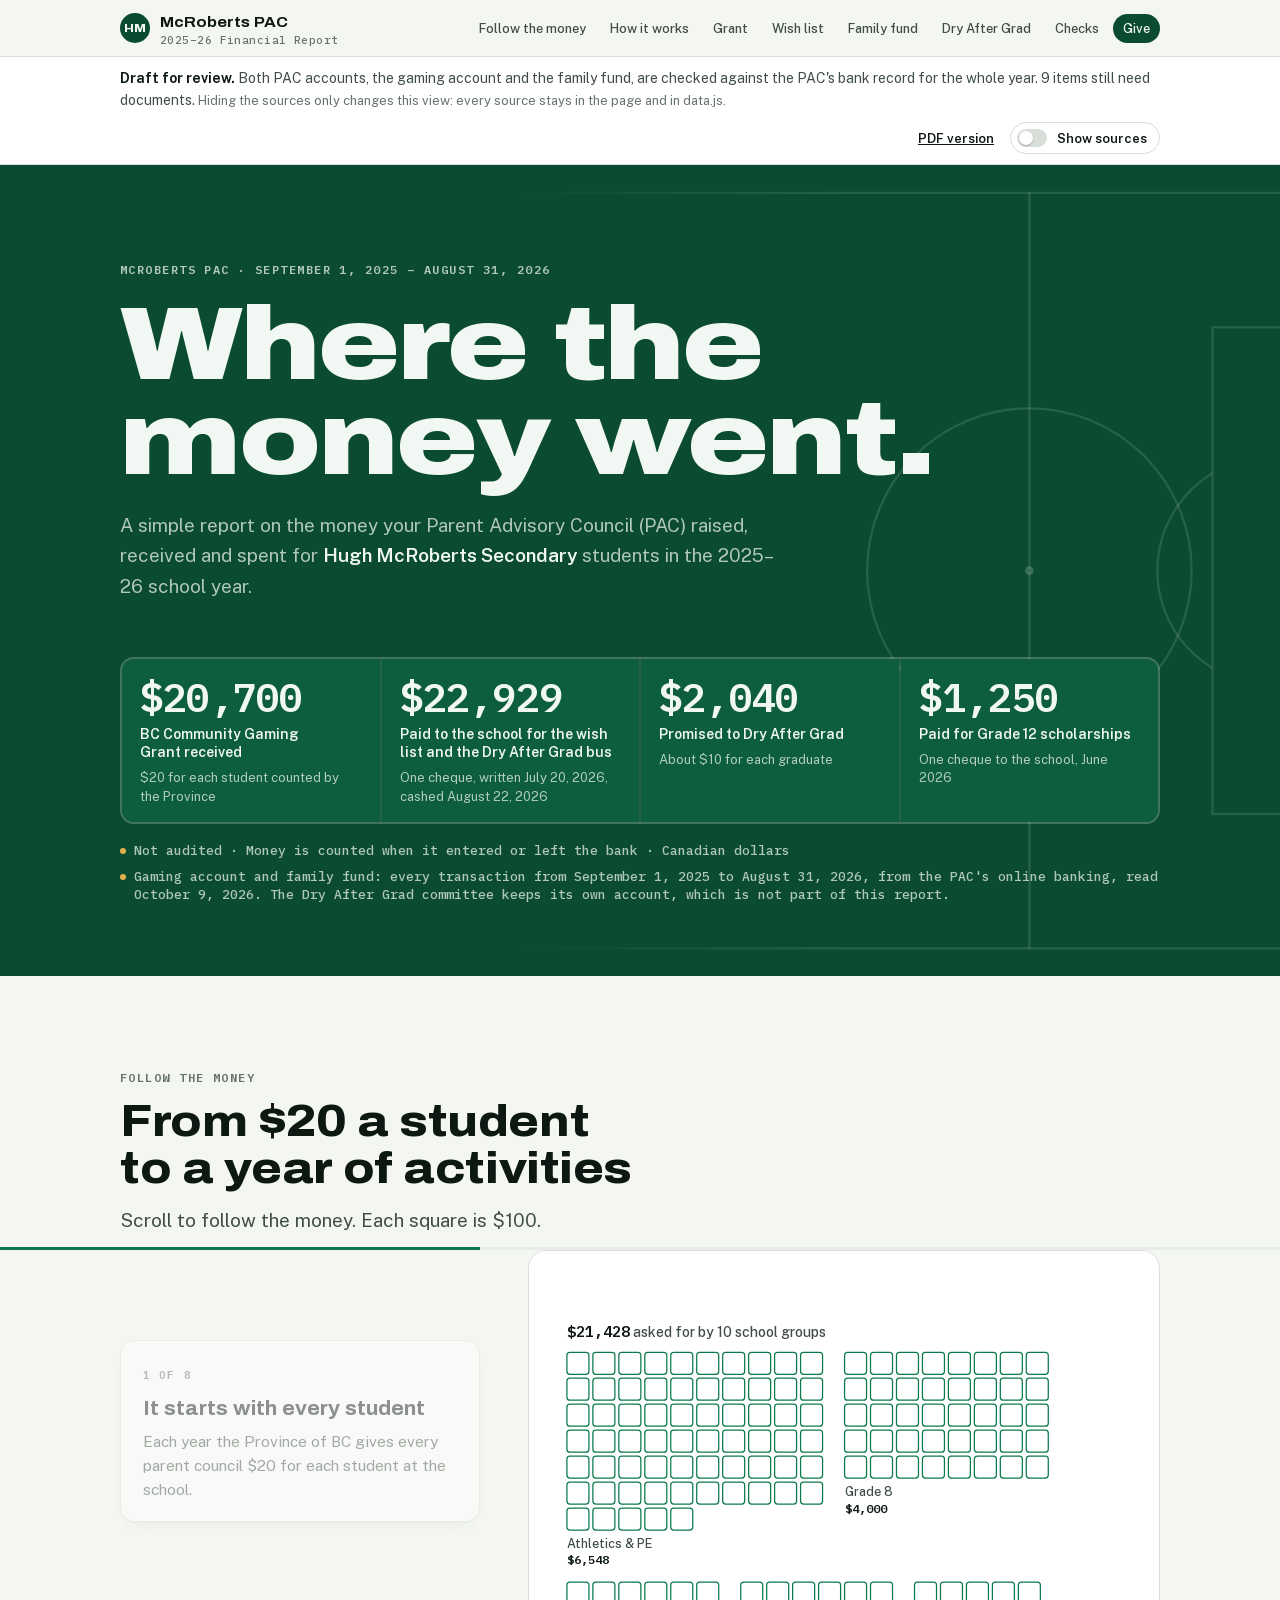
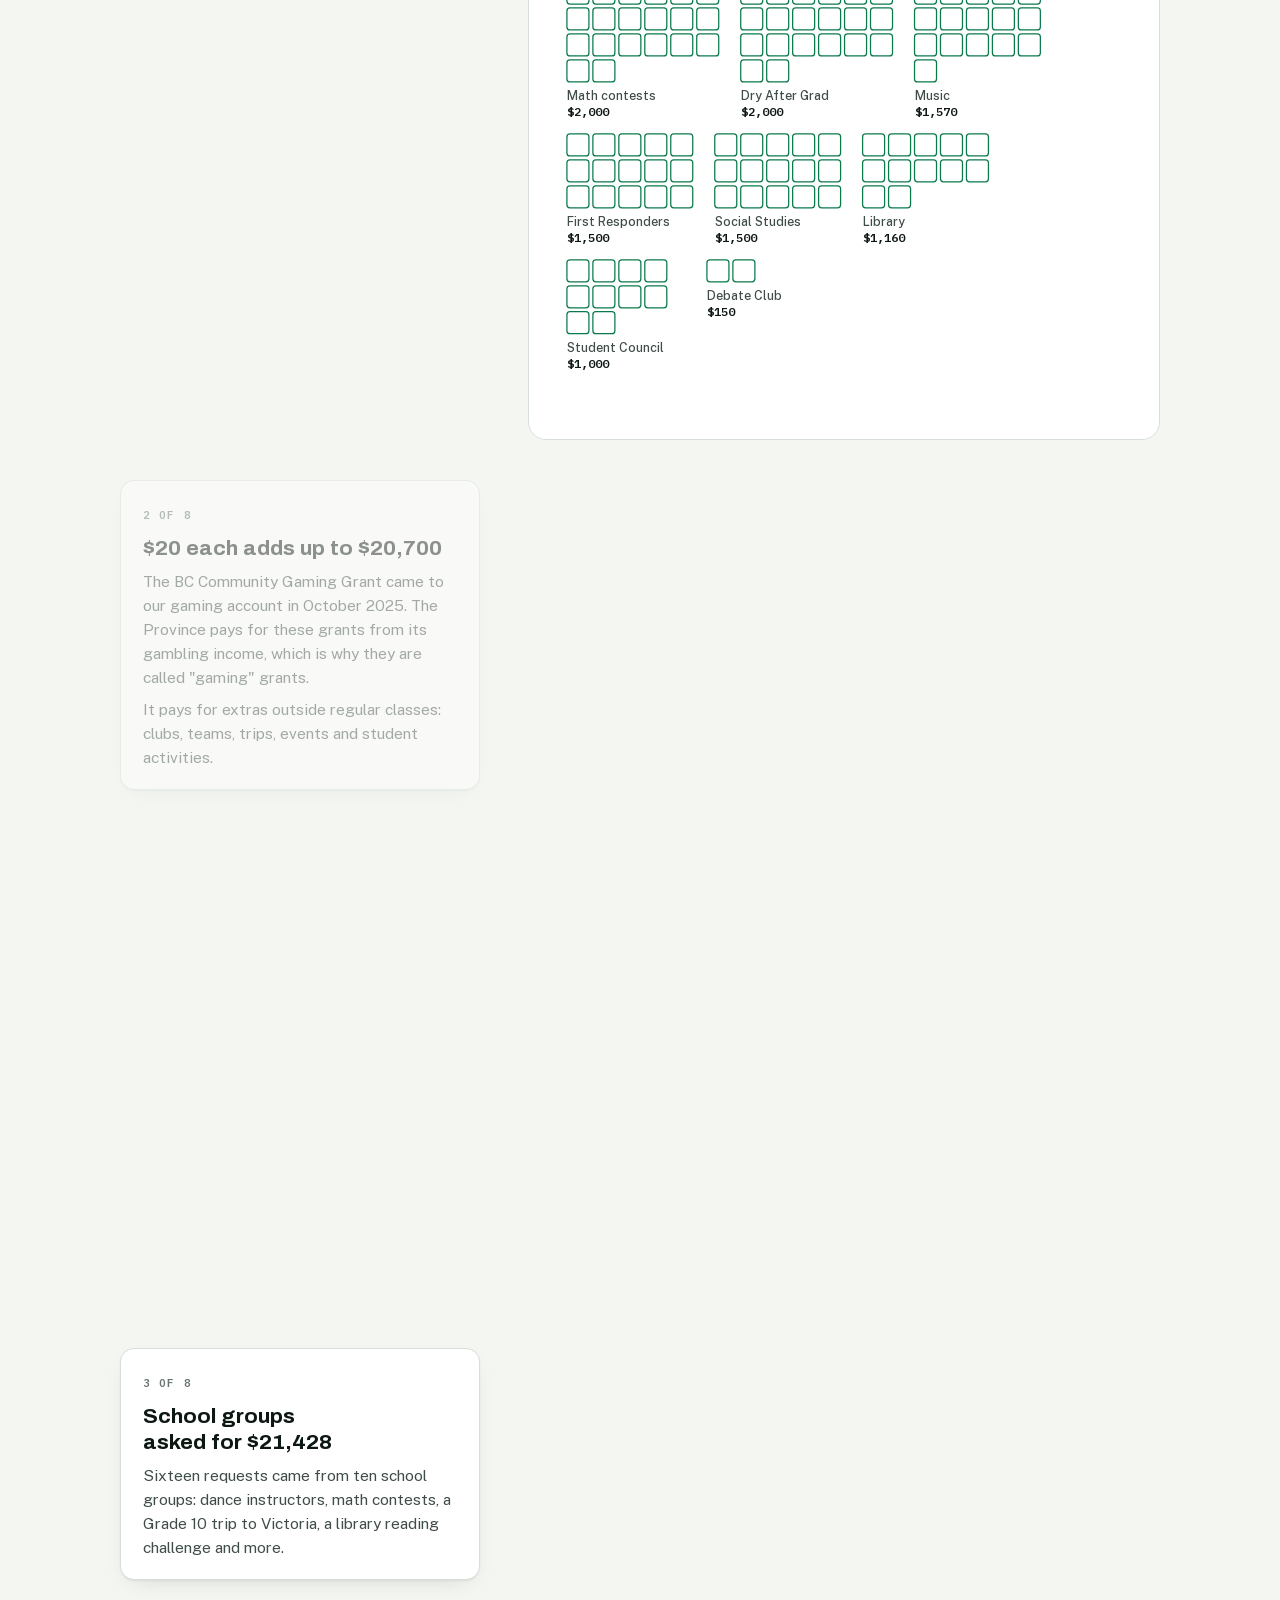
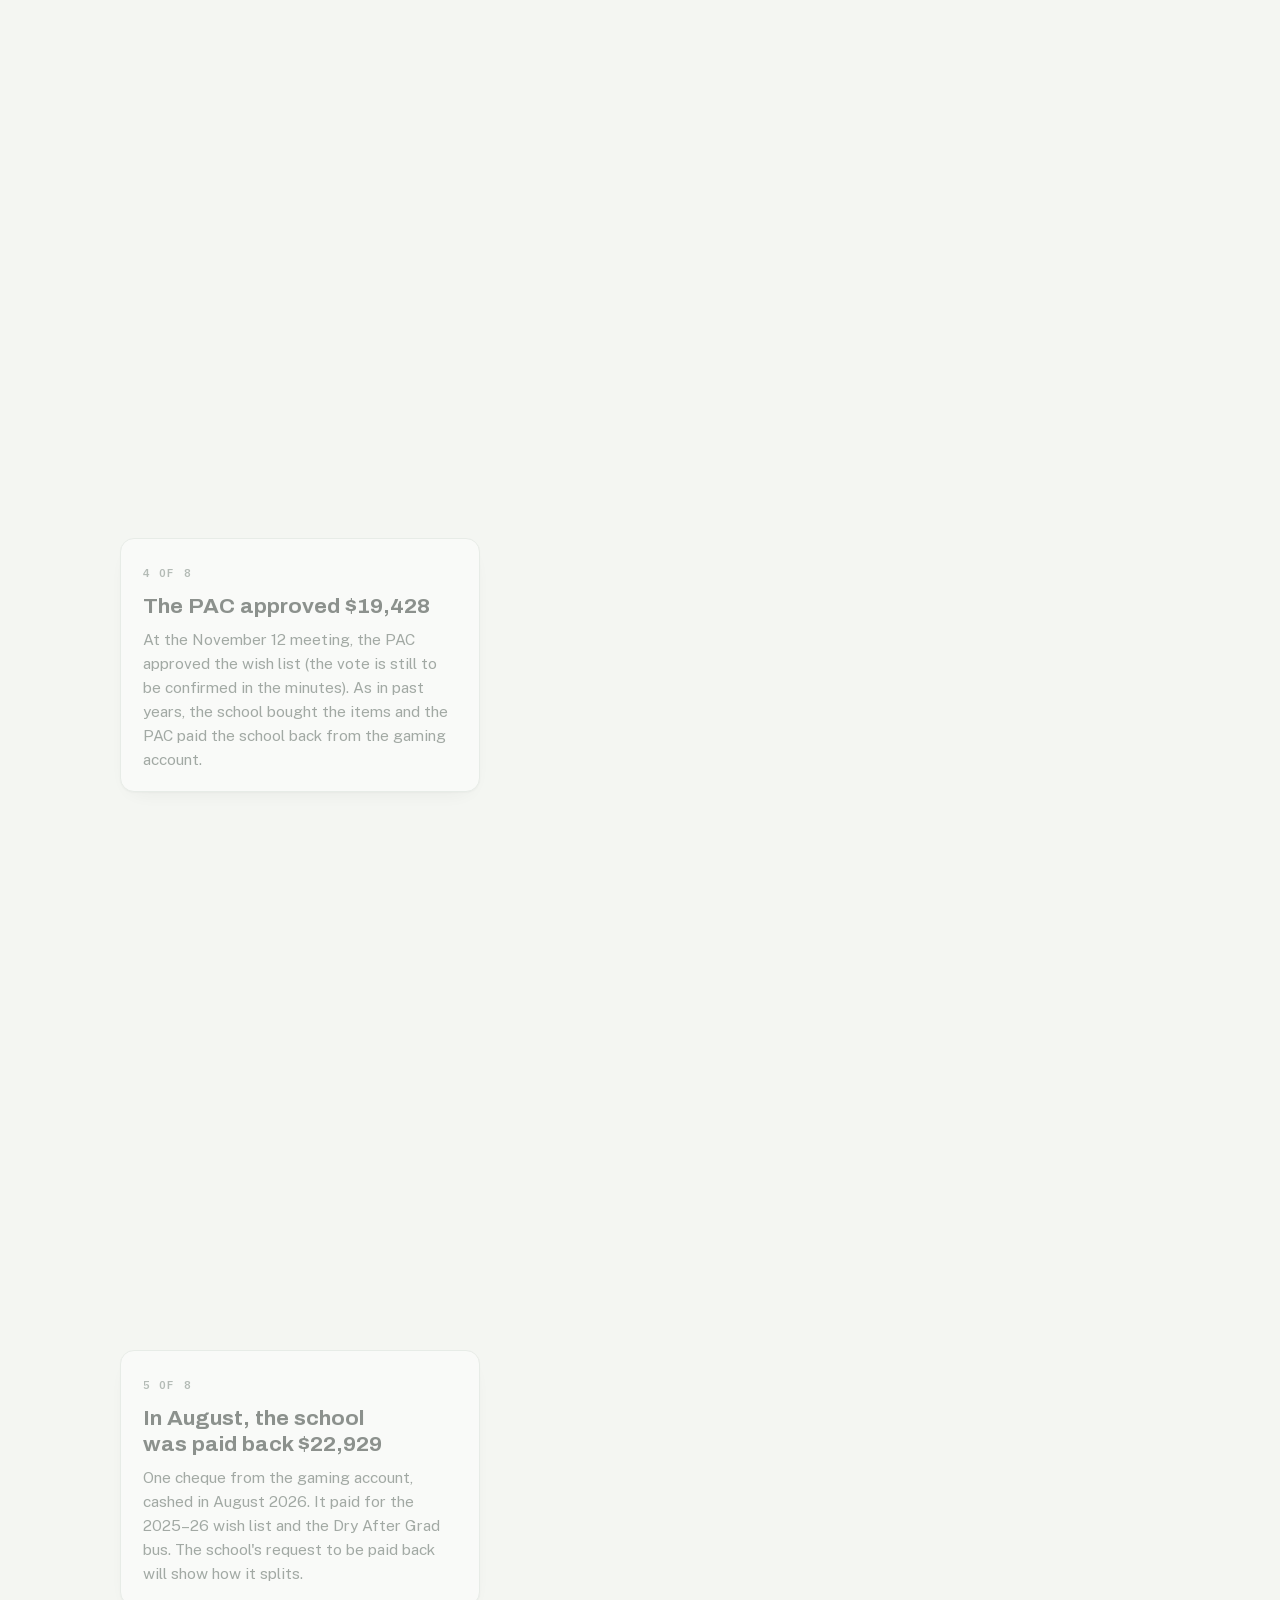
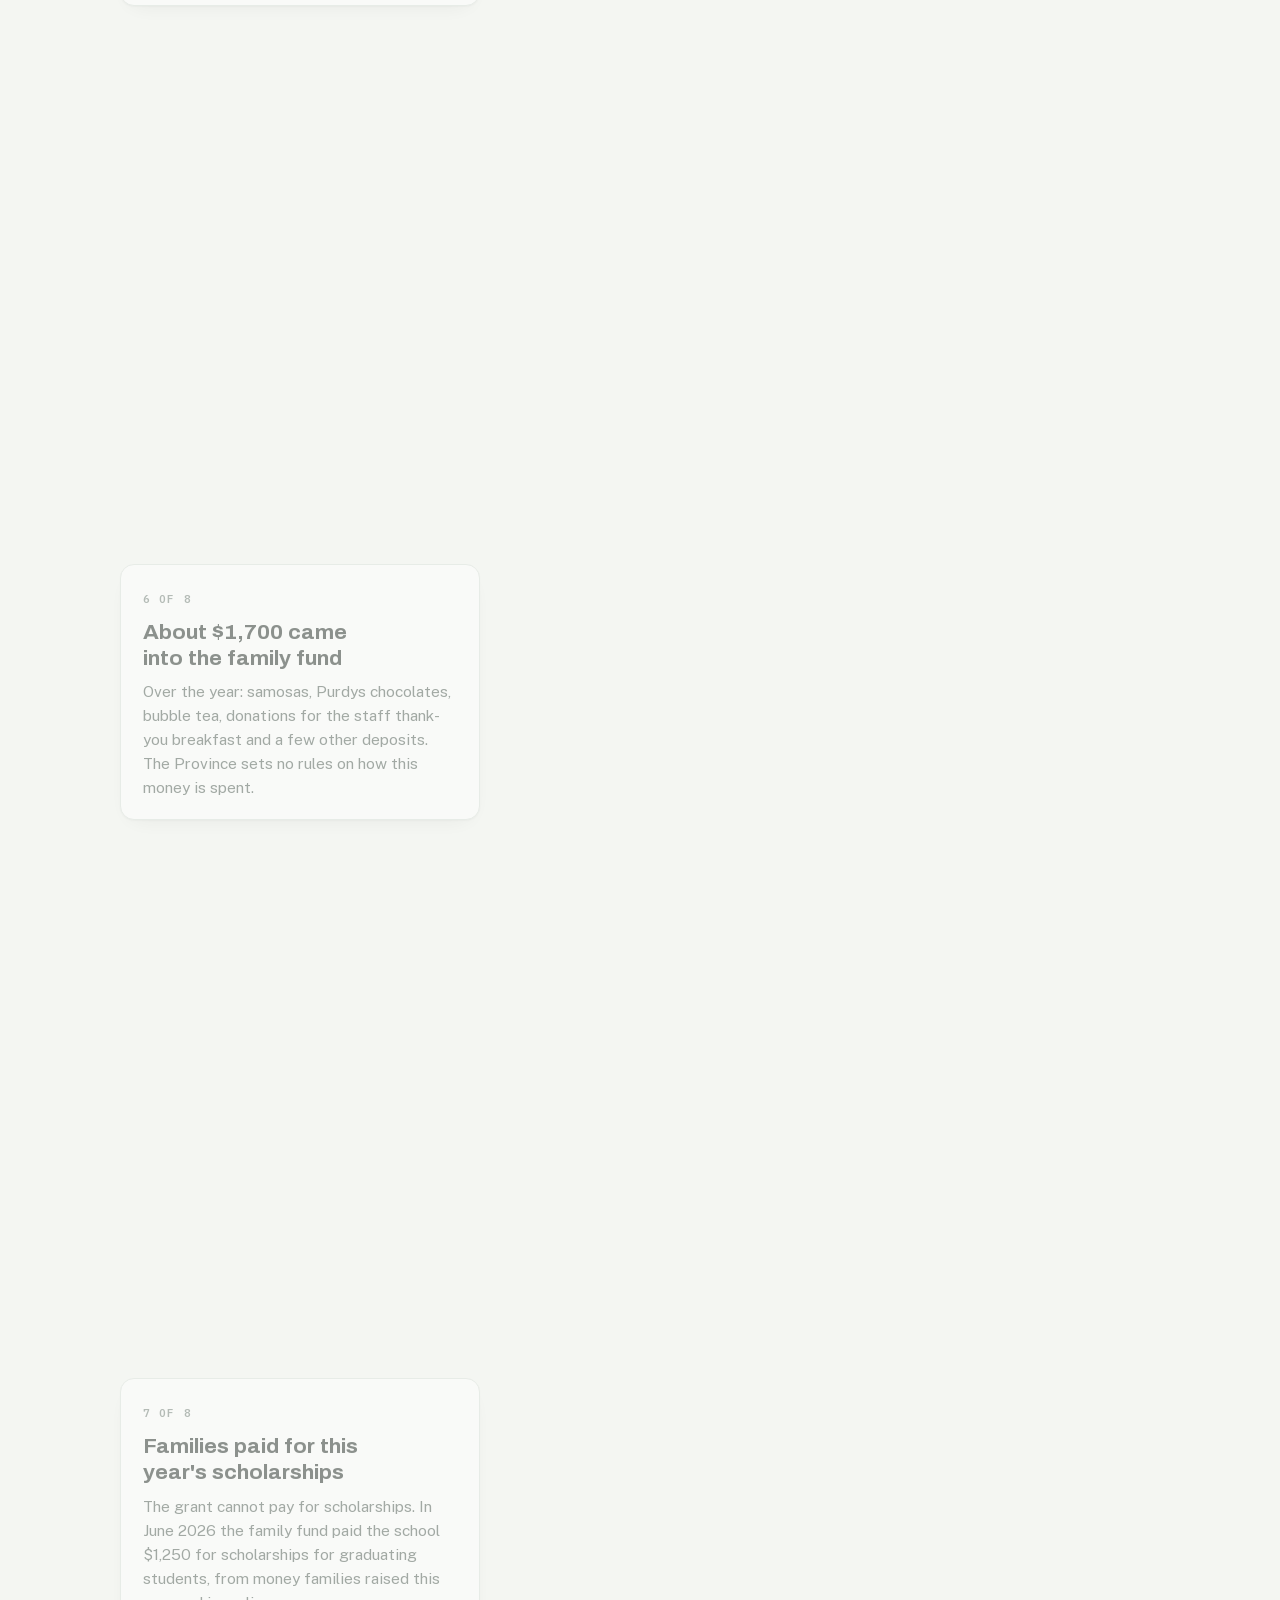
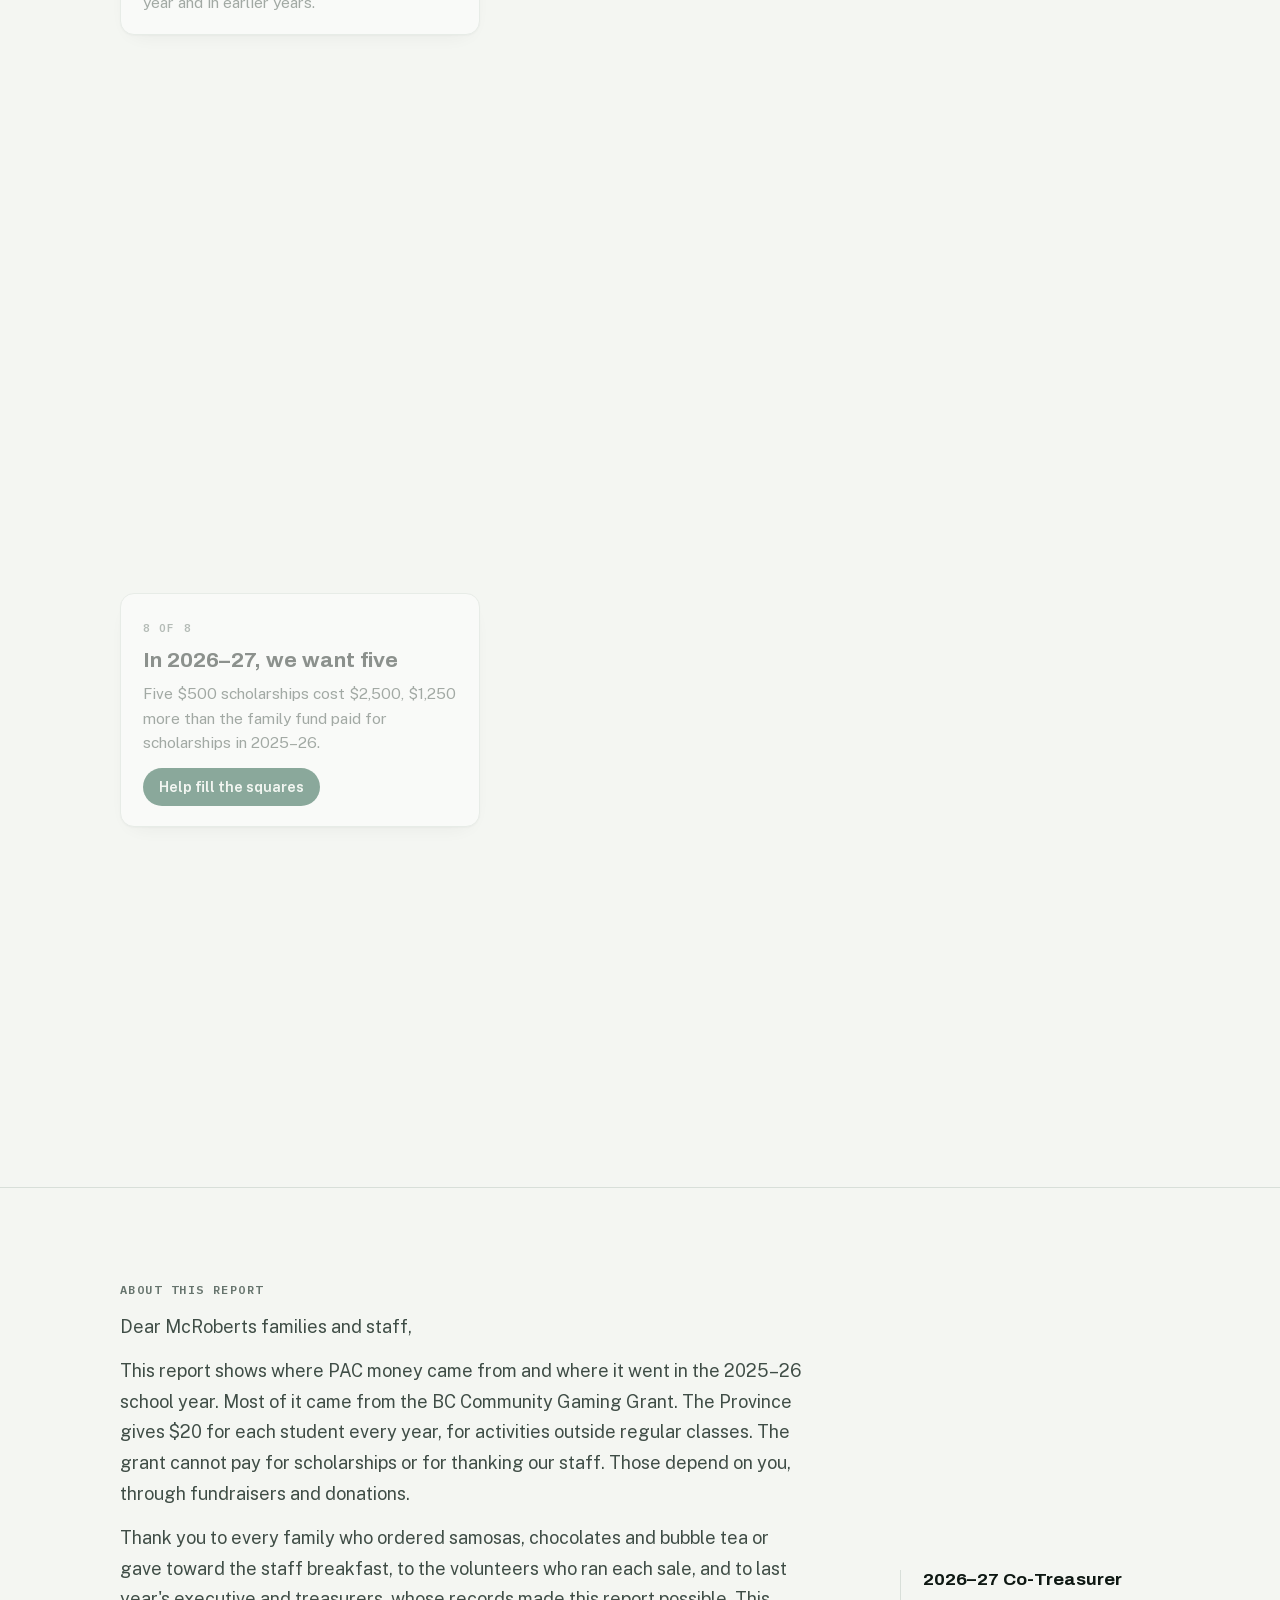
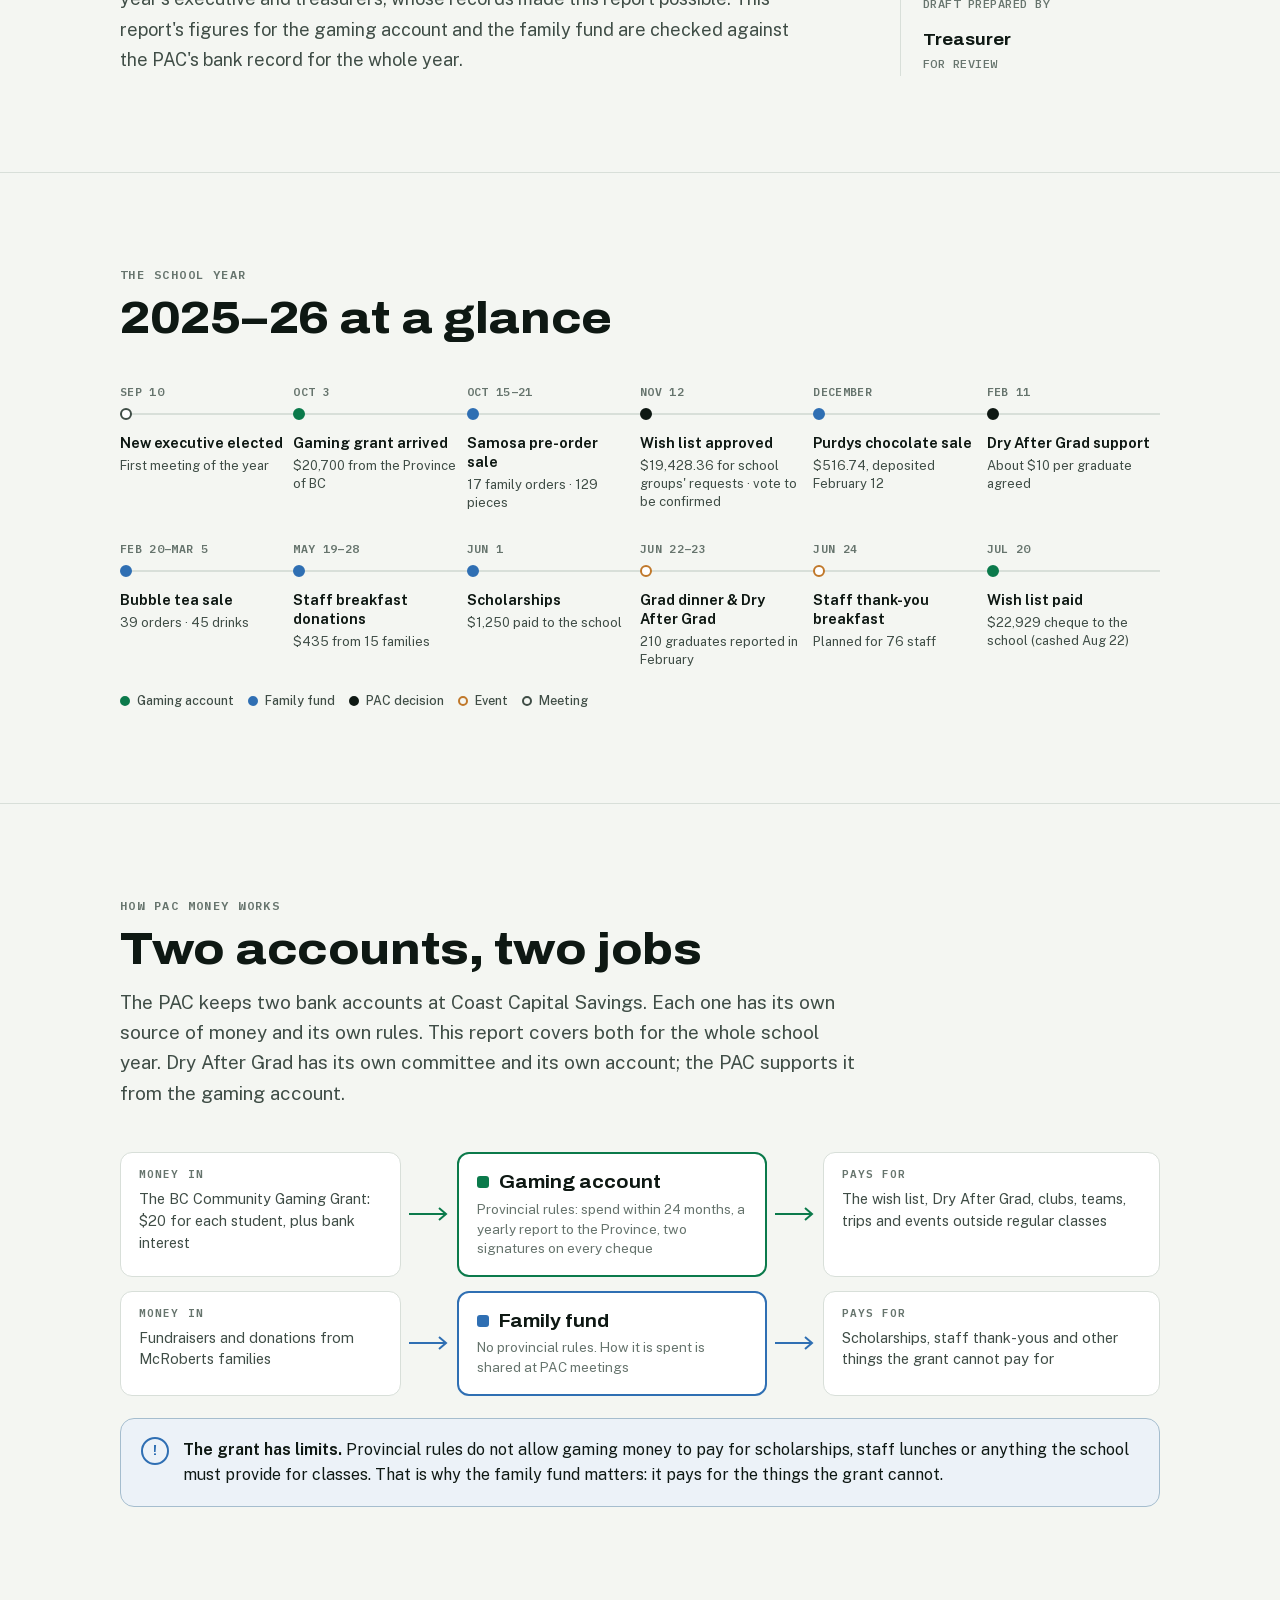
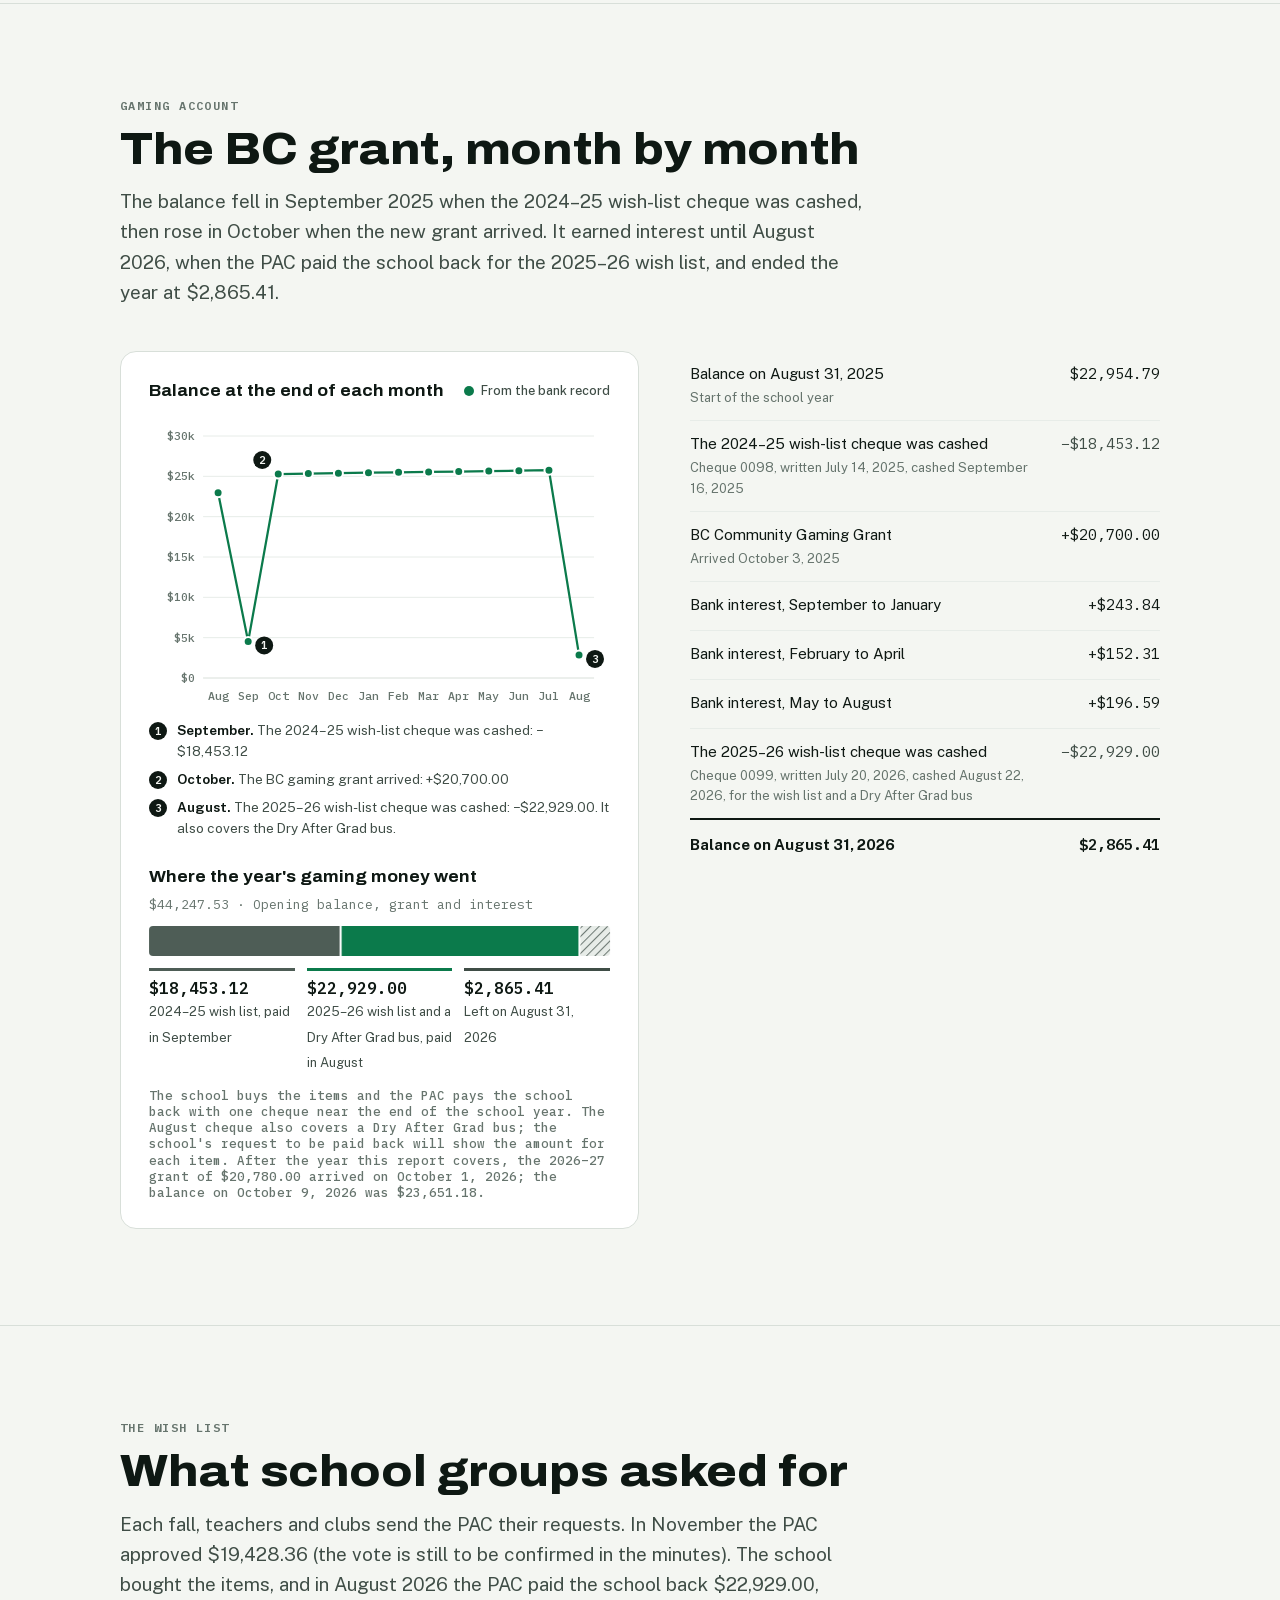
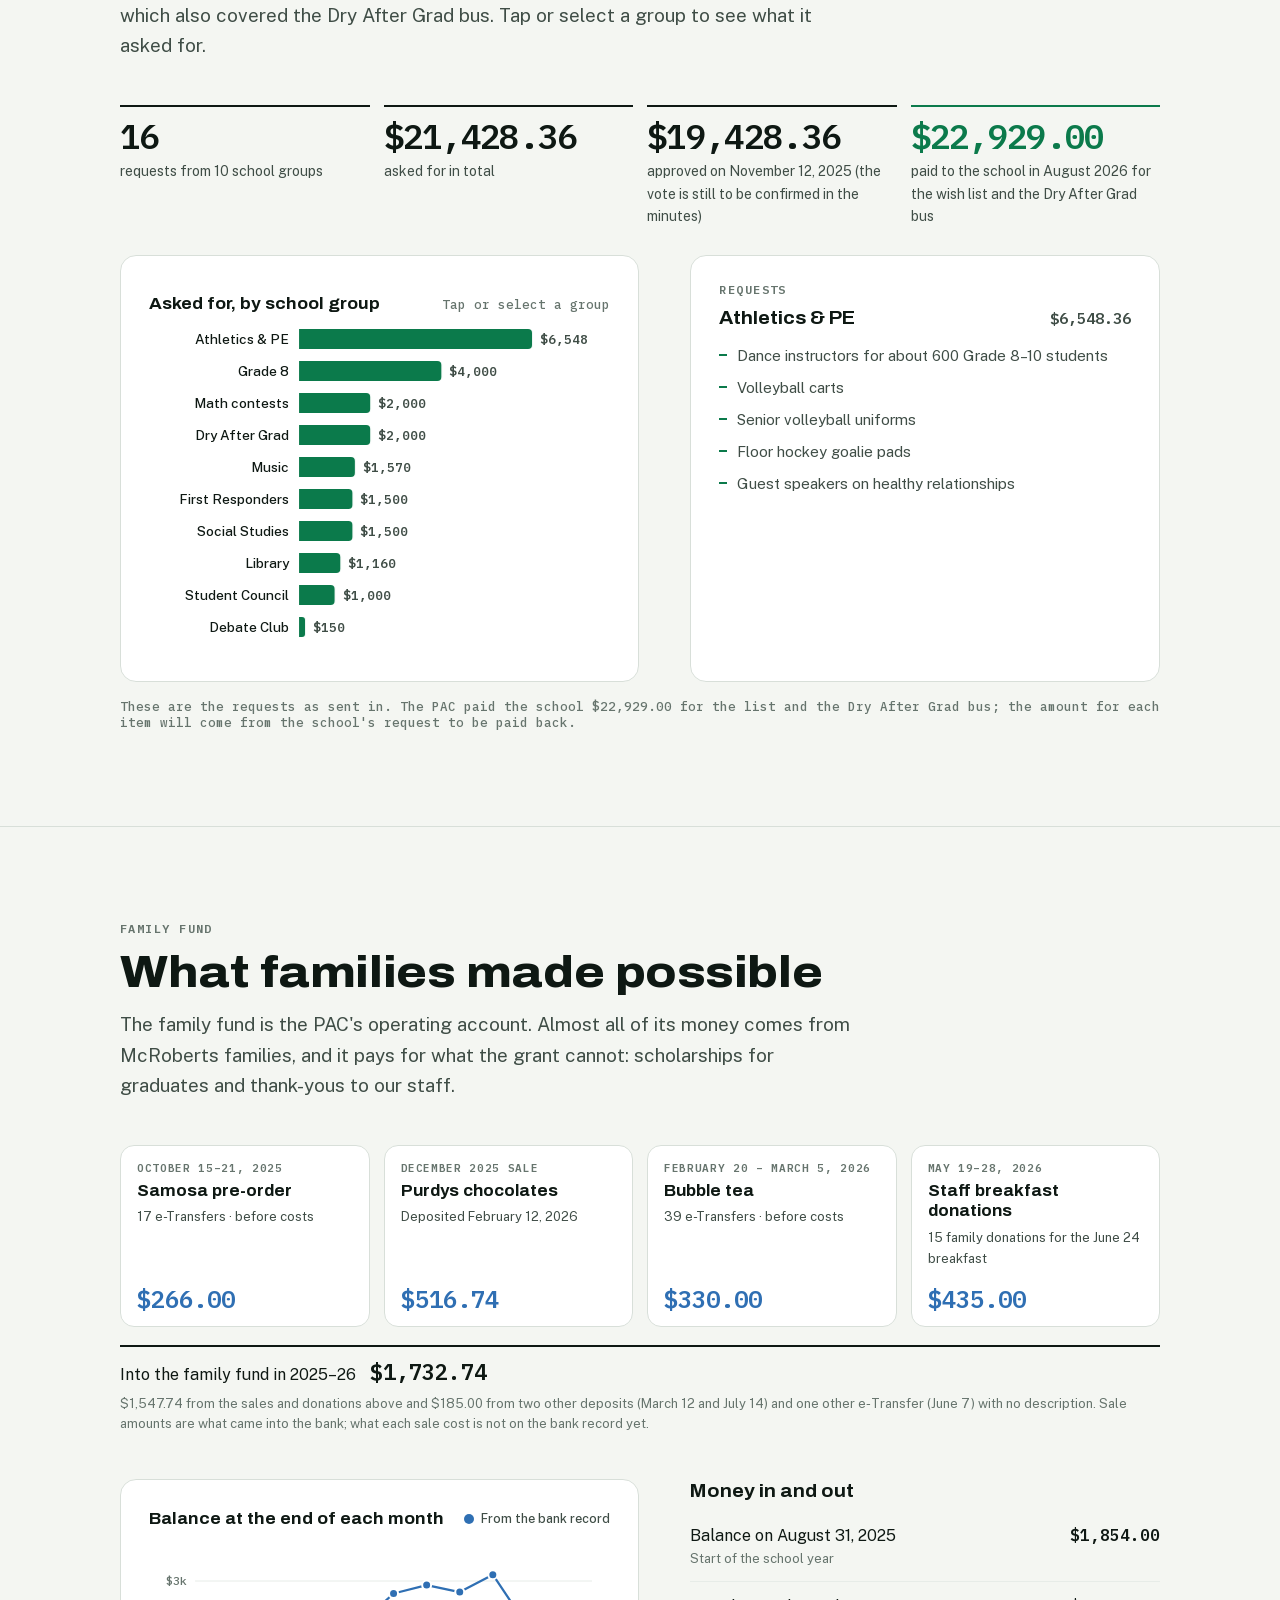
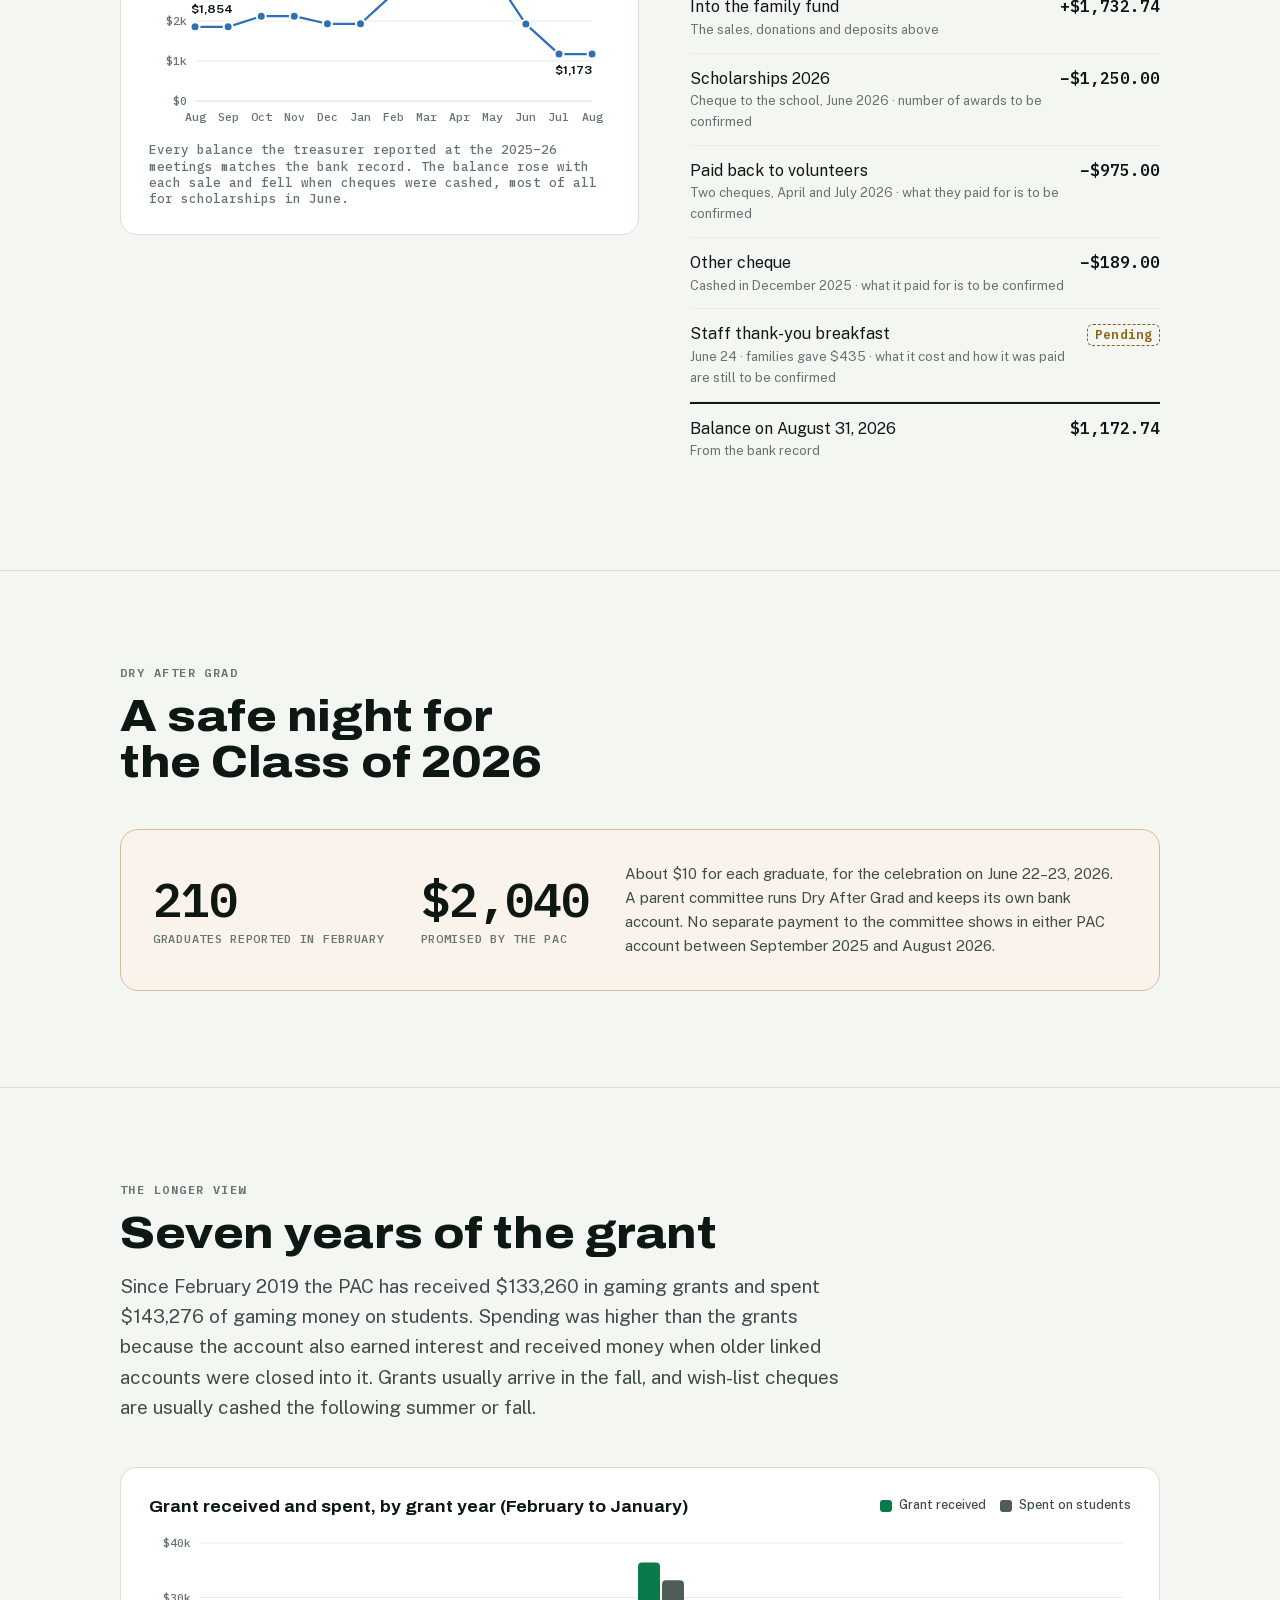
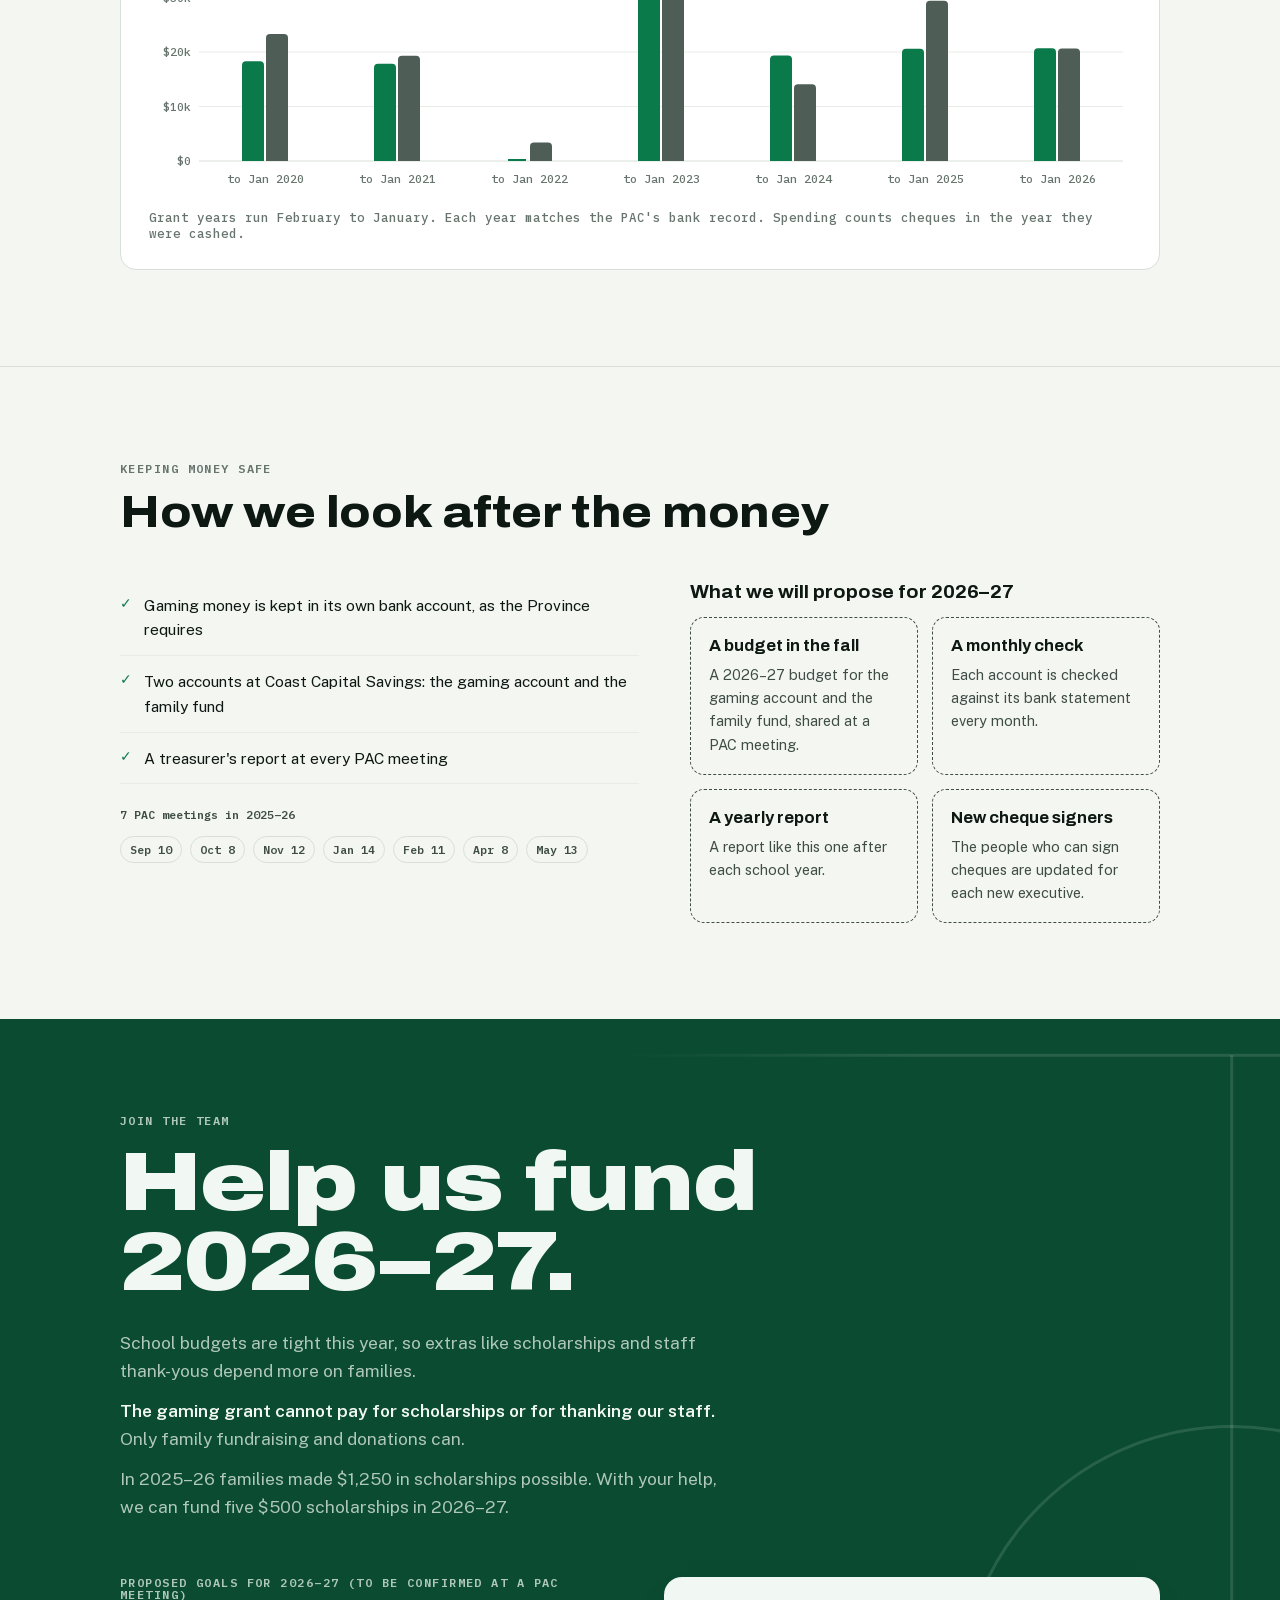
<file: index.html>
<!doctype html>
<html lang="en">
<head>
<meta charset="utf-8">
<meta name="viewport" content="width=device-width, initial-scale=1, viewport-fit=cover">
<title>McRoberts PAC 2025–26 Financial Report</title>
<meta name="description" content="Where PAC money came from and where it went in the 2025–26 school year at Hugh McRoberts Secondary.">
<meta name="robots" content="noindex, nofollow">
<meta name="theme-color" content="#0A4B31">
<link rel="stylesheet" href="fonts/fonts.css">
<style>
:root{
  --paper:#F4F6F2; --surface:#FFFFFF; --ink:#0E1813; --ink-2:#3F4D46; --muted:#66746D; --rule:#D8DFD9; --rule-2:#E7ECE8;
  --pitch:#0A4B31; --pitch-2:#0D5E3E; --pitch-3:#127049; --chalk:#F1F7F2; --chalk-dim:rgba(241,247,242,.72); --chalk-line:rgba(241,247,242,.13);
  --gaming:#0B7A4B; --operating:#2F6FB3; --dag:#C0782A; --spent:#4E5D56;
  --gold:#E3B04B; --gold-ink:#231A05;
  --ok:#0B7A4B; --warn:#8A6412;
  --shadow:0 1px 2px rgba(14,24,19,.06),0 8px 24px -12px rgba(14,24,19,.18);
  --f-display:"Archivo","Arial Narrow",system-ui,sans-serif;
  --f-body:"Public Sans",system-ui,-apple-system,"Segoe UI",sans-serif;
  --f-mono:"IBM Plex Mono",ui-monospace,"SF Mono",Menlo,monospace;
  --max:1120px;
  --card-bg:#F1F7F2; --card-surface:#FFFFFF; --card-ink:#0E1813; --card-ink-2:#3F4D46; --card-muted:#66746D; --card-rule:#D8DFD9; --card-line:#C9D3CC; --card-field:#F1F4F1; --card-accent:#0A4B31; --card-warn:#8A6412;
  color-scheme:light;
}
@media (prefers-color-scheme:dark){
  :root:not([data-theme="light"]){
    --paper:#0B120F; --surface:#111A16; --ink:#E5EDE8; --ink-2:#B3C1B9; --muted:#8A9891; --rule:#24312A; --rule-2:#1B2621;
    --pitch:#08301F; --pitch-2:#0B3D28; --pitch-3:#0F4D33; --chalk:#EAF3EC; --chalk-dim:rgba(234,243,236,.7); --chalk-line:rgba(234,243,236,.11);
    --gaming:#2FA06C; --operating:#5C8FE0; --dag:#D9703A; --spent:#94A39B;
    --gold:#E9BD5E; --ok:#3DB37C; --warn:#E0B454;
    --shadow:0 1px 2px rgba(0,0,0,.4),0 10px 28px -12px rgba(0,0,0,.6);
    color-scheme:dark;
  }
}
:root[data-theme="dark"]{
  --paper:#0B120F; --surface:#111A16; --ink:#E5EDE8; --ink-2:#B3C1B9; --muted:#8A9891; --rule:#24312A; --rule-2:#1B2621;
  --pitch:#08301F; --pitch-2:#0B3D28; --pitch-3:#0F4D33; --chalk:#EAF3EC; --chalk-dim:rgba(234,243,236,.7); --chalk-line:rgba(234,243,236,.11);
  --gaming:#2FA06C; --operating:#5C8FE0; --dag:#D9703A; --spent:#94A39B;
  --gold:#E9BD5E; --ok:#3DB37C; --warn:#E0B454;
  --shadow:0 1px 2px rgba(0,0,0,.4),0 10px 28px -12px rgba(0,0,0,.6);
  color-scheme:dark;
}
*{box-sizing:border-box}
body{background:var(--paper);color:var(--ink);font:400 16px/1.6 var(--f-body);-webkit-font-smoothing:antialiased;margin:0}
a{color:inherit}
.wrap{max-width:var(--max);margin:0 auto;padding-inline:clamp(16px,4vw,40px)}
.num,.mono{font-family:var(--f-mono);font-variant-numeric:tabular-nums}
h1,h2,h3{font-family:var(--f-display);text-wrap:balance;margin:0}
h2{font-size:clamp(28px,4.2vw,44px);font-weight:800;font-stretch:112%;letter-spacing:-.01em;line-height:1.05}
h3{font-size:19px;font-weight:700;font-stretch:104%;line-height:1.25}
p{margin:0}
.eyebrow{font:600 12px/1 var(--f-mono);letter-spacing:.12em;text-transform:uppercase;color:var(--muted)}
.lede{font-size:clamp(17px,1.6vw,19px);line-height:1.6;color:var(--ink-2);max-width:62ch}
:focus-visible{outline:2px solid var(--gold);outline-offset:3px;border-radius:4px}

/* top bar */
.bar{position:sticky;top:env(safe-area-inset-top,0px);z-index:20;background:color-mix(in srgb,var(--paper) 88%,transparent);backdrop-filter:saturate(1.4) blur(10px);-webkit-backdrop-filter:saturate(1.4) blur(10px);border-bottom:1px solid var(--rule)}
.bar .wrap{display:flex;align-items:center;gap:18px;min-height:56px}
.mark{display:flex;align-items:center;gap:10px;text-decoration:none;flex:none}
.crest{width:30px;height:30px;border-radius:50%;background:var(--pitch);display:grid;place-items:center;color:var(--chalk);font:800 11px/1 var(--f-display);font-stretch:118%;letter-spacing:.02em}
.mark b{font:700 15px/1.1 var(--f-display);font-stretch:108%}
.mark .sub{display:block;font:500 11px/1.2 var(--f-mono);color:var(--muted);letter-spacing:.04em}
.nav{display:flex;gap:4px;margin-left:auto;overflow-x:auto;scrollbar-width:none}
.nav::-webkit-scrollbar{display:none}
.nav a{font:500 13px/1 var(--f-body);text-decoration:none;color:var(--ink-2);padding:8px 10px;border-radius:999px;white-space:nowrap}
.nav a:hover{background:var(--rule-2);color:var(--ink)}
.nav a.nav-give{background:var(--pitch);color:var(--chalk)}
.nav a.nav-give:hover{background:var(--pitch-2)}
@media (max-width:860px){.nav a:not(.nav-give){display:none}}

/* draft strip */
.draft{border-bottom:1px solid var(--rule);background:var(--surface)}
.draft .wrap{display:flex;flex-wrap:wrap;align-items:center;gap:10px 16px;padding-block:10px;font-size:14px;color:var(--ink-2)}
.draft b{color:var(--ink);font-weight:650}
.draft .hide-note{color:var(--muted);font-size:13px}
.pdflink{margin-left:auto;font:600 13px/1 var(--f-body);color:var(--ink);white-space:nowrap}
.pdflink+.switch{margin-left:0}
.switch{margin-left:auto;display:inline-flex;align-items:center;gap:10px;cursor:pointer;font:600 13px/1 var(--f-body);color:var(--ink);background:none;border:1px solid var(--rule);border-radius:999px;padding:6px 12px 6px 6px}
.switch i{width:30px;height:18px;border-radius:999px;background:var(--rule);position:relative;transition:background .2s}
.switch i::after{content:"";position:absolute;top:2px;left:2px;width:14px;height:14px;border-radius:50%;background:var(--surface);box-shadow:0 1px 2px rgba(0,0,0,.25);transition:transform .2s}
.switch[aria-pressed="true"] i{background:var(--gaming)}
.switch[aria-pressed="true"] i::after{transform:translateX(12px)}

/* status chips (only in review mode, pending always) */
.st{display:none;align-items:center;gap:5px;font:600 10.5px/1 var(--f-mono);letter-spacing:.06em;text-transform:uppercase;padding:4px 7px;border-radius:999px;border:1px solid currentColor;vertical-align:middle;white-space:nowrap;margin-left:6px;cursor:help}
.review .st{display:inline-flex}
.st.confirmed{color:var(--ok)} .st.reported{color:var(--operating)} .st.derived{color:var(--ink-2)}
.st.pending{display:inline-flex;color:var(--warn);border-style:dashed}
.st::before{content:"";width:6px;height:6px;border-radius:50%;background:currentColor}
.st.reported::before{background:transparent;border:1.5px solid currentColor;width:5px;height:5px}
.st.pending::before{background:transparent;border:1.5px dashed currentColor;width:5px;height:5px}
.pend{display:inline-block;font:600 .8em/1.2 var(--f-mono);color:var(--warn);border:1.5px dashed currentColor;border-radius:6px;padding:.18em .5em;letter-spacing:.02em}

/* hero */
.hero{position:relative;background:var(--pitch);color:var(--chalk);overflow:hidden;isolation:isolate}
.hero .lines{position:absolute;inset:0;z-index:-1}
.pitch-lines{width:100%;height:100%}
.pitch-lines *{fill:none;stroke:var(--chalk-line);stroke-width:2}
.pitch-lines .spot{fill:var(--chalk-line)}
.hero .wrap{padding-block:clamp(48px,8vw,96px) clamp(40px,6vw,72px)}
.hero .eyebrow{color:var(--chalk-dim)}
.hero h1{font-size:clamp(44px,8.4vw,104px);font-weight:900;font-stretch:120%;line-height:.92;letter-spacing:-.02em;margin:18px 0 22px;max-width:12ch}
.hero .lede{color:var(--chalk-dim);max-width:56ch}
.hero .lede strong{color:var(--chalk);font-weight:600}
.board{margin-top:clamp(32px,5vw,56px);display:grid;grid-template-columns:repeat(4,minmax(0,1fr));gap:2px;background:var(--chalk-line);border:2px solid var(--chalk-line);border-radius:14px;overflow:hidden}
.board > div{background:var(--pitch-2);padding:18px 18px 16px;display:flex;flex-direction:column;gap:8px;min-width:0}
.board .fig{font:600 clamp(26px,3.4vw,40px)/1 var(--f-mono);letter-spacing:-.02em;color:var(--chalk);font-variant-numeric:tabular-nums}
.board .lab{font:600 14px/1.3 var(--f-body);color:var(--chalk);display:flex;flex-wrap:wrap;align-items:center;gap:4px 6px;text-wrap:balance}
.board .st{margin-left:0}
.board .sub{font:400 13px/1.4 var(--f-body);color:var(--chalk-dim)}
.board .st{border-color:currentColor;color:var(--chalk)}
@media (max-width:900px){.board{grid-template-columns:repeat(2,minmax(0,1fr))}}
@media (max-width:440px){.board{grid-template-columns:1fr}}
.coverage{margin-top:18px;display:flex;flex-wrap:wrap;gap:8px 14px;font:500 13px/1.4 var(--f-mono);color:var(--chalk-dim)}
.coverage span{display:inline-flex;align-items:flex-start;gap:8px}
.coverage span::before{content:"";flex:none;width:6px;height:6px;border-radius:50%;background:var(--gold);margin-top:.45em}
.hero .eyebrow{line-height:1.45}

/* sections */
section{padding-block:clamp(56px,8vw,96px)}
section + section{border-top:1px solid var(--rule)}
.sec-head{display:grid;grid-template-columns:minmax(0,1fr);gap:14px;margin-bottom:clamp(28px,4vw,44px);max-width:760px}
.two{display:grid;grid-template-columns:minmax(0,1.05fr) minmax(0,.95fr);gap:clamp(24px,4vw,56px);align-items:start}
@media (max-width:900px){.two{grid-template-columns:1fr}}
.panel{background:var(--surface);border:1px solid var(--rule);border-radius:16px;padding:clamp(18px,2.4vw,28px)}

/* letter */
.letter{display:grid;grid-template-columns:minmax(0,1fr) 260px;gap:clamp(24px,5vw,72px);align-items:end}
.letter p:not(.eyebrow){font-size:18px;line-height:1.7;color:var(--ink-2);max-width:62ch}
.letter p:not(.eyebrow) + p{margin-top:14px}
.sign{display:grid;gap:14px;border-left:1px solid var(--rule);padding-left:22px}
.sign b{display:block;font:700 17px/1.2 var(--f-display);font-stretch:106%}
.sign span{font:500 12px/1.3 var(--f-mono);color:var(--muted);letter-spacing:.04em;text-transform:uppercase}
@media (max-width:760px){.letter{grid-template-columns:1fr}.sign{border-left:0;padding-left:0;border-top:1px solid var(--rule);padding-top:18px}}

/* fixtures timeline */
.fixtures{position:relative;display:grid;grid-template-columns:repeat(6,minmax(0,1fr));gap:30px 0;margin-top:8px}
.fx{position:relative;padding:0 10px 0 0}
.fx::before{content:"";position:absolute;left:0;right:0;top:28px;height:2px;background:var(--rule)}
.fx .dot{width:12px;height:12px;border-radius:50%;background:var(--surface);border:2px solid var(--ink-2);margin:9px 0 14px;position:relative}
.fx.money .dot{background:var(--gaming);border-color:var(--gaming)}
.fx.fundraiser .dot{background:var(--operating);border-color:var(--operating)}
.fx.decision .dot{background:var(--ink);border-color:var(--ink)}
.fx.event .dot{border-color:var(--dag)}
.fx .when{font:600 11.5px/1.2 var(--f-mono);color:var(--muted);letter-spacing:.03em;text-transform:uppercase;white-space:nowrap}
.fx .what{font:650 14.5px/1.3 var(--f-body);margin-top:6px}
.fx .det{font:400 13px/1.4 var(--f-body);color:var(--ink-2);margin-top:4px}
.fx-legend{display:flex;flex-wrap:wrap;gap:14px;margin-top:26px;font:500 12.5px/1 var(--f-body);color:var(--ink-2)}
.fx-legend span{display:inline-flex;align-items:center;gap:7px}
.fx-legend i{width:10px;height:10px;border-radius:50%;border:2px solid}
@media (max-width:1100px){
  .fixtures{grid-template-columns:1fr;gap:18px;padding-left:22px}
  .fixtures::before{content:"";position:absolute;left:5px;top:6px;bottom:6px;width:2px;background:var(--rule)}
  .fx::before{display:none}
  .fx{display:grid;grid-template-columns:auto 1fr;column-gap:12px}
  .fx .dot{position:absolute;left:-22px;top:0;margin:4px 0 0}
  .fx .when{grid-column:1/-1}
}

/* money map */
.map{display:grid;gap:14px}
.acct{display:grid;grid-template-columns:minmax(0,1fr) 56px minmax(0,1.1fr) 56px minmax(0,1.2fr);align-items:stretch;gap:0}
.acct > div{padding:16px 18px;border-radius:12px;border:1px solid var(--rule);background:var(--surface)}
.acct .from,.acct .to{font-size:14.5px;color:var(--ink-2);line-height:1.5}
.acct .who{position:relative;border:2px solid var(--c);}
.acct .who h3{display:flex;align-items:center;gap:10px}
.acct .who h3::before{content:"";width:12px;height:12px;border-radius:3px;background:var(--c);flex:none}
.acct .who p{font-size:13.5px;color:var(--muted);margin-top:6px;line-height:1.45}
.acct .arrow{display:grid;place-items:center;border:0!important;background:none!important;padding:0!important}
.acct .arrow svg{width:40px;height:14px;overflow:visible}
.acct .arrow path{fill:none;stroke:var(--c);stroke-width:2}
.acct .lbl{display:block;font:600 11px/1 var(--f-mono);letter-spacing:.1em;text-transform:uppercase;color:var(--muted);margin-bottom:8px}
.gaming-c{--c:var(--gaming)} .operating-c{--c:var(--operating)}
@media (max-width:820px){.map{gap:32px}.acct + .acct{padding-top:24px;border-top:1px solid var(--rule)}.acct{grid-template-columns:1fr;gap:8px}.acct .arrow{height:18px}.acct .arrow svg{transform:rotate(90deg);width:18px}}
.rule-note{margin-top:22px;display:flex;gap:14px;align-items:flex-start;padding:18px 20px;border-radius:14px;background:color-mix(in srgb,var(--operating) 9%,var(--surface));border:1px solid color-mix(in srgb,var(--operating) 30%,var(--rule))}
.rule-note b{font-weight:650}
.rule-note .ic{flex:none;width:28px;height:28px;border-radius:50%;border:2px solid var(--operating);display:grid;place-items:center;font:700 14px/1 var(--f-display);color:var(--operating)}

/* statement table */
.stmt{width:100%;border-collapse:collapse;font-size:15px}
.stmt td{padding:11px 0;border-bottom:1px solid var(--rule-2);vertical-align:top}
.stmt td:last-child{text-align:right;font-family:var(--f-mono);font-variant-numeric:tabular-nums;white-space:nowrap;padding-left:16px}
.stmt tr.sum td{border-top:2px solid var(--ink);border-bottom:0;font-weight:700;padding-top:13px}
.stmt .d{display:block;font-size:13px;color:var(--muted);margin-top:2px}
.neg{color:var(--ink-2)}
.chart-head{display:flex;flex-wrap:wrap;justify-content:space-between;align-items:baseline;gap:8px;margin-bottom:10px}
.chart-head h3{font-size:17px}
.legend{display:flex;flex-wrap:wrap;gap:14px;font:500 12.5px/1 var(--f-body);color:var(--ink-2)}
.legend span{display:inline-flex;align-items:center;gap:7px}
.legend i{width:12px;height:12px;border-radius:3px;background:var(--c)}
.legend i.ringi{border-radius:50%;background:none;border:2px solid var(--c);width:10px;height:10px}
.legend i.solidi{border-radius:50%;width:10px;height:10px}
.commit{margin-top:26px}
.callouts{list-style:none;margin:8px 0 0;padding:0;display:grid;gap:6px;font-size:13.5px;color:var(--ink-2)}
.callouts li{display:flex;gap:10px;align-items:baseline}
.callouts b{flex:none;width:18px;height:18px;border-radius:50%;background:var(--ink);color:var(--paper);font:700 11px/18px var(--f-mono);text-align:center}
.callouts strong{color:var(--ink);font-weight:650}
.viz .badge{fill:var(--ink)} .viz .badge-t{fill:var(--paper);font:700 11px var(--f-mono)}
.commit-legend{display:grid;grid-template-columns:repeat(3,minmax(0,1fr));gap:12px;margin-top:12px}
.commit-legend div{border-top:3px solid var(--c);padding-top:8px}
.commit-legend b{display:block;font:600 16px/1.2 var(--f-mono);font-variant-numeric:tabular-nums}
.commit-legend span:not(.st){font-size:13px;color:var(--ink-2);text-wrap:balance}
@media (max-width:560px){.commit-legend{grid-template-columns:1fr}}

/* viz */
.viz{display:block;overflow:visible}
.viz .gridline{stroke:var(--rule-2);stroke-width:1}
.viz .axis{stroke:var(--rule);stroke-width:1}
.viz .tick{fill:var(--muted);font:500 11.5px var(--f-mono)}
.viz .tick.muted{opacity:.55}
.viz .cat{fill:var(--ink);font:500 13.5px var(--f-body)}
.viz .val{fill:var(--ink-2);font:600 12.5px var(--f-mono)}
.viz .note{fill:var(--ink-2);font:500 12px var(--f-body)}
.viz .note.strong{fill:var(--ink);font-weight:650}
.viz .line{fill:none;stroke-width:2.25;stroke-linejoin:round;stroke-linecap:round}
.viz .line.gaming{stroke:var(--gaming)} .viz .line.operating{stroke:var(--operating)}
.viz .area.gaming{fill:var(--gaming);opacity:.10}
.viz .bridge{stroke:var(--gaming);stroke-width:2;stroke-dasharray:3 4}
.viz .dot{stroke-width:2}
.viz .dot.solid{fill:var(--gaming);stroke:var(--surface)}
.viz .dot.ring{fill:var(--surface);stroke:var(--gaming)}
.viz .dot.ring.operating{stroke:var(--operating)}
.viz .dot.solid.operating{fill:var(--operating)}
.viz .leader{stroke:var(--ink-2);stroke-width:1}
.viz .pending-band{fill:none;stroke:var(--warn);stroke-width:1.25;stroke-dasharray:4 4;opacity:.7;rx:8}
.viz .pending-label{fill:var(--warn);font:600 11px var(--f-mono);letter-spacing:.06em;text-transform:uppercase}
.viz .hit{fill:transparent;cursor:crosshair}
.viz .hit:focus{outline:none;fill:color-mix(in srgb,var(--ink) 5%,transparent)}
.viz .track{fill:transparent;rx:4}
.viz .bar.gaming{fill:var(--gaming)} .viz .bar.operating{fill:var(--operating)} .viz .bar.dag{fill:var(--dag)} .viz .bar.spent{fill:var(--spent)}
.viz .bar.open{fill:url(#hatch)}
.viz .zero{stroke-width:2} .viz .zero.grant{stroke:var(--gaming)} .viz .zero.spent{stroke:var(--spent)}
.viz .pickable{cursor:pointer}
.viz .pickable:hover .track,.viz .picked .track{fill:color-mix(in srgb,var(--gaming) 10%,transparent)}
.viz .pickable:focus{outline:none}
.viz .pickable:focus .cat{text-decoration:underline}
@media (max-width:480px){.viz .tick{font-size:10.5px}}
.sr-only{position:absolute;width:1px;height:1px;margin:-1px;padding:0;overflow:hidden;clip:rect(0 0 0 0);clip-path:inset(50%);white-space:nowrap;border:0}
.viz-tip{position:fixed;z-index:50;max-width:280px;pointer-events:none;background:var(--ink);color:var(--paper);font:500 13px/1.45 var(--f-body);padding:10px 12px;border-radius:10px;box-shadow:var(--shadow)}
.viz-tip b{font-weight:700}
.viz-tip .tip-status{display:block;margin-top:4px;font:500 11px/1.3 var(--f-mono);opacity:.75;letter-spacing:.03em}
.viz-tip .tip-note{display:block;margin-top:6px;opacity:.9}

/* wish list */
.wish-top{display:grid;grid-template-columns:repeat(4,minmax(0,1fr));gap:14px;margin-bottom:28px}
@media (max-width:900px){.wish-top{grid-template-columns:repeat(2,minmax(0,1fr))}}
.kpi{border-top:2px solid var(--ink);padding-top:12px}
.kpi b{display:block;font:600 clamp(26px,3vw,34px)/1.05 var(--f-mono);letter-spacing:-.02em;font-variant-numeric:tabular-nums}
.kpi > span:not(.st){display:block;font-size:14px;color:var(--ink-2);margin-top:6px}
@media (max-width:640px){.wish-top{grid-template-columns:1fr}}
.dept{min-height:170px}
.dept h3{display:flex;justify-content:space-between;gap:12px;align-items:baseline}
.dept h3 .num{font-size:15px;font-weight:600;color:var(--ink-2)}
.dept ul{margin:14px 0 0;padding:0;list-style:none;display:grid;gap:8px}
.dept li{padding-left:18px;position:relative;font-size:15px;color:var(--ink-2)}
.dept li::before{content:"";position:absolute;left:0;top:.62em;width:8px;height:2px;background:var(--gaming)}
.hint{font:500 12.5px/1.3 var(--f-mono);color:var(--muted);margin-top:12px}

/* family fund */
.cards{display:grid;grid-template-columns:repeat(4,minmax(0,1fr));gap:14px}
@media (max-width:980px){.cards{grid-template-columns:repeat(2,minmax(0,1fr))}}
@media (max-width:480px){.cards{grid-template-columns:1fr}}
.fr{background:var(--surface);border:1px solid var(--rule);border-radius:14px;padding:16px 16px 14px;display:flex;flex-direction:column;gap:6px}
.fr .when{font:600 11px/1.2 var(--f-mono);letter-spacing:.06em;text-transform:uppercase;color:var(--muted)}
.fr h3{font-size:16.5px}
.fr .amt{font:600 24px/1.1 var(--f-mono);color:var(--operating);font-variant-numeric:tabular-nums;margin-top:auto;padding-top:10px}
.fr .st{align-self:flex-start;margin-left:0}
.fr .vol{font-size:13px;color:var(--ink-2)}
.raised-total{display:flex;flex-wrap:wrap;align-items:baseline;gap:6px 14px;margin-top:18px;padding-top:14px;border-top:2px solid var(--ink)}
.raised-total b{font:600 22px/1 var(--f-mono)}
.spend-list{display:grid;gap:0;margin-top:6px}
.spend-list div{display:flex;justify-content:space-between;gap:12px;padding:12px 0;border-bottom:1px solid var(--rule-2)}
.spend-list .num{font-weight:600;white-space:nowrap}
.spend-list small{display:block;color:var(--muted);font-size:13px}
.spend-list .sum{border-top:2px solid var(--ink);border-bottom:0}

/* dag */
.dag-band{display:grid;grid-template-columns:auto auto 1fr;gap:clamp(16px,3vw,36px);align-items:center;padding:clamp(20px,3vw,32px);border-radius:18px;background:color-mix(in srgb,var(--dag) 9%,var(--surface));border:1px solid color-mix(in srgb,var(--dag) 32%,var(--rule))}
.dag-band .eq{font:600 clamp(28px,4vw,48px)/1 var(--f-mono);font-variant-numeric:tabular-nums;letter-spacing:-.02em}
.dag-band .eq small{display:block;font:500 12px/1.3 var(--f-mono);letter-spacing:.06em;text-transform:uppercase;color:var(--muted);margin-top:8px}
.dag-band .op{font:400 28px/1 var(--f-mono);color:var(--muted)}
.dag-band p{color:var(--ink-2);font-size:15px}
@media (max-width:760px){.dag-band{grid-template-columns:1fr}.dag-band .op{display:none}}

/* stewardship */
.ctrl{list-style:none;margin:0;padding:0;display:grid;gap:0}
.ctrl li{display:flex;gap:12px;padding:13px 0;border-bottom:1px solid var(--rule-2);font-size:15.5px}
.ctrl li::before{content:"✓";font:700 14px/1.6 var(--f-display);color:var(--gaming);flex:none}
.meet-dots{display:flex;gap:8px;flex-wrap:wrap;margin-top:18px}
.meet-dots span:first-child{flex-basis:100%;border:0;padding-left:0}
.meet-dots span{font:600 11.5px/1 var(--f-mono);padding:7px 9px;border-radius:999px;border:1px solid var(--rule);color:var(--ink-2)}
.next{display:grid;grid-template-columns:repeat(2,minmax(0,1fr));gap:14px}
@media (max-width:640px){.next{grid-template-columns:1fr}}
.next div{padding:18px;border-radius:14px;border:1px dashed var(--ink-2)}
.next b{display:block;font:700 16px/1.3 var(--f-display);font-stretch:104%;margin-bottom:6px}
.next p{font-size:14.5px;color:var(--ink-2)}

/* give */
.give{background:var(--pitch);color:var(--chalk);position:relative;overflow:hidden;isolation:isolate;border-top:0!important}
.give .lines{position:absolute;inset:0;z-index:-1;-webkit-mask-image:linear-gradient(90deg,transparent 0 48%,#000 72%);mask-image:linear-gradient(90deg,transparent 0 48%,#000 72%)}
.hero .lines{-webkit-mask-image:linear-gradient(90deg,transparent 0 40%,#000 66%);mask-image:linear-gradient(90deg,transparent 0 40%,#000 66%)}
.give .eyebrow{color:var(--chalk-dim)}
.give h2{font-size:clamp(40px,7vw,84px);font-weight:900;font-stretch:120%;line-height:.95;margin:16px 0 26px;max-width:13ch}
.give .why{display:grid;gap:12px;max-width:60ch}
.give .why p{color:var(--chalk-dim);font-size:17.5px}
.give .why p strong{color:var(--chalk);font-weight:600}
.give-grid{display:grid;grid-template-columns:minmax(0,1fr) minmax(0,1fr);gap:clamp(24px,4vw,48px);margin-top:clamp(32px,5vw,56px);align-items:start}
@media (min-width:901px){.chooser{position:sticky;top:84px}}
@media (max-width:900px){.give-grid{grid-template-columns:1fr}}
.goal{display:grid;gap:2px;background:var(--chalk-line);border-radius:14px;overflow:hidden;border:2px solid var(--chalk-line)}
.goal div{background:var(--pitch-2);padding:16px 18px;display:flex;justify-content:space-between;align-items:baseline;gap:12px}
.goal b{font:600 26px/1 var(--f-mono);font-variant-numeric:tabular-nums}
.goal span{font-size:14.5px;color:var(--chalk-dim)}
.goal span strong{display:block;color:var(--chalk);font-size:15.5px;font-weight:650}
.chooser{background:var(--card-bg);color:var(--card-ink);border-radius:18px;padding:clamp(18px,2.6vw,28px);box-shadow:0 20px 40px -24px rgba(0,0,0,.6)}
.chooser h3{font-size:20px}
.amts{display:flex;flex-wrap:wrap;gap:8px;margin:16px 0 14px}
.amts button{font:600 16px/1 var(--f-mono);padding:12px 16px;border-radius:12px;border:1.5px solid var(--card-line);background:var(--card-surface);color:var(--card-ink);cursor:pointer;min-width:74px}
.amts button[aria-pressed="true"]{background:var(--card-accent);color:var(--card-bg);border-color:var(--card-accent)}
.impact{text-wrap:balance;min-height:52px;font:500 17px/1.45 var(--f-body);color:var(--card-ink);border-left:3px solid var(--gold);padding-left:12px}
.impact small{display:block;color:var(--card-ink-2);font-size:13.5px;margin-top:2px}
.how{margin-top:20px;padding-top:18px;border-top:1px solid var(--card-rule);display:grid;gap:10px}
.how .lbl{font:600 11px/1 var(--f-mono);letter-spacing:.1em;text-transform:uppercase;color:var(--card-muted)}
.copyrow{display:flex;flex-wrap:wrap;gap:8px;align-items:center}
.copyrow code{font:600 16px/1 var(--f-mono);background:var(--card-field);border:1px solid var(--card-rule);padding:11px 12px;border-radius:10px;user-select:all;overflow-wrap:anywhere}
.copyrow button{font:650 14px/1 var(--f-body);padding:12px 16px;border-radius:10px;border:0;background:var(--gold);color:var(--gold-ink);cursor:pointer}
.how p{font-size:14px;color:var(--card-ink-2)}
.other{margin-top:26px;display:grid;gap:10px}
.other li{color:var(--chalk-dim)}
.other ul{margin:0;padding-left:18px;display:grid;gap:6px}

footer{padding-block:40px 56px;color:var(--muted);font-size:13.5px}
footer .wrap{display:grid;gap:10px}
footer b{color:var(--ink)}

/* review drawer */
.rv{display:none;margin-top:18px}
.review .rv{display:block}
.rv ol{margin:0;padding-left:20px;display:grid;gap:8px;font-size:14.5px;color:var(--ink-2)}


/* follow the money (scrollytelling) */
.scrolly{position:relative;padding-block:0!important;border-top:0!important}
.scrolly-head{padding-block:clamp(56px,8vw,96px) 12px}
.scrolly-body{display:grid;grid-template-columns:minmax(0,360px) minmax(0,1fr);gap:clamp(20px,4vw,48px);align-items:start}
.stage{position:sticky;top:calc(env(safe-area-inset-top,0px) + 72px);height:calc(100vh - 110px);min-height:420px;max-height:880px;border-radius:18px;background:var(--surface);border:1px solid var(--rule);overflow:hidden;grid-column:2;grid-row:1}
.stage canvas{display:block}
.stage-labels{position:absolute;inset:0;pointer-events:none}
.sl{position:absolute;font:500 14px/1.35 var(--f-body);color:var(--ink-2);white-space:nowrap;max-width:calc(100% - 24px)}
.sl.wr{white-space:normal}
.sl b{font:600 15px var(--f-mono);color:var(--ink)}
.sl.small{font-size:12.5px;white-space:normal;line-height:1.3}
.sl.small span{font:600 12px var(--f-mono);color:var(--ink)}
.sl.small span.w{color:var(--warn)}
.sl .k{display:inline-block;width:10px;height:10px;border-radius:2px;vertical-align:-1px}
.sl .k.g{background:var(--gaming)} .sl .k.d{background:var(--dag)}
.steps{grid-column:1;grid-row:1;padding-block:10vh 40vh;display:grid;gap:62vh}
.step{background:var(--surface);border:1px solid var(--rule);border-radius:14px;padding:20px 22px;box-shadow:var(--shadow);opacity:.45;transition:opacity .35s}
.step.on{opacity:1}
.step .n{font:600 11px/1 var(--f-mono);letter-spacing:.1em;color:var(--muted);text-transform:uppercase}
.step h3{font-size:21px;margin:8px 0 8px}
.step p{font-size:15.5px;color:var(--ink-2);line-height:1.55}
.step p + p{margin-top:8px}
.step a.cta{display:inline-block;margin-top:14px;font:650 14px/1 var(--f-body);background:var(--pitch);color:var(--chalk);text-decoration:none;padding:12px 16px;border-radius:999px}
.progress{position:sticky;top:calc(env(safe-area-inset-top,0px) + 56px);height:3px;background:var(--rule-2);z-index:5}
.progress i{display:block;height:100%;background:var(--gaming);transform-origin:left;transform:scaleX(.125);transition:transform .4s}
@media (max-width:900px){
  .scrolly-body{grid-template-columns:1fr}
  .stage{grid-column:1;height:46vh;min-height:300px;top:calc(env(safe-area-inset-top,0px) + 60px);z-index:2}
  .steps{grid-column:1;grid-row:2;gap:80vh;padding-block:52vh 35vh;position:relative;z-index:3;margin-top:0}
  .step{padding:16px 18px}
}
/* fill the squares */
.fill{margin-top:22px;padding-top:18px;border-top:1px solid var(--chalk-line)}
.fill .ctl{display:grid;gap:12px;margin:12px 0 14px}
.fill label{display:flex;justify-content:space-between;font:500 14px/1.2 var(--f-body);color:var(--chalk-dim)}
.fill label b{font:600 15px var(--f-mono);color:var(--chalk)}
.fill input[type=range]{width:100%;accent-color:var(--gold)}
.fillgrid{display:grid;grid-template-columns:repeat(18,minmax(0,1fr));gap:4px;max-width:520px}
.fillgrid i{aspect-ratio:1;border-radius:3px;border:1.5px dashed var(--chalk-line)}
.fillgrid i.s.on{background:var(--gold);border:1.5px solid var(--gold)}
.fillgrid i.a.on{background:var(--chalk);border:1.5px solid var(--chalk)}
.fillout{margin-top:12px;font:500 15px/1.45 var(--f-body);color:var(--chalk)}
.fillout b{font:600 18px var(--f-mono)}
.fillout span{display:block;color:var(--chalk-dim);font-size:14px}
.fillkey{display:flex;gap:14px;margin-top:10px;font-size:12.5px;color:var(--chalk-dim)}
.fillkey span{display:inline-flex;gap:6px;align-items:center}
.fillkey i{width:10px;height:10px;border-radius:2px}

@media (prefers-reduced-motion:reduce){*{transition:none!important;animation:none!important}}

#wishlist .two{align-items:stretch}
.pill-pend{display:inline-flex;align-items:center;gap:6px;font:600 11px/1 var(--f-mono);letter-spacing:.06em;text-transform:uppercase;color:var(--warn);border:1.5px dashed currentColor;border-radius:999px;padding:5px 9px;margin-left:8px;vertical-align:middle}
.give .pill-pend{color:var(--card-warn)}
.raised-total small{color:var(--muted);font-size:13px}
/* utilities and swatches (last, so they win ties) */
.mb0{margin-bottom:0}.mb8{margin-bottom:8px}.mb12{margin-bottom:12px}.mb14{margin-bottom:14px}.mb16{margin-bottom:16px}
.mt10{margin-top:10px}.mt12{margin-top:12px}.mt16{margin-top:16px}.mt44{margin-top:44px}
.asof{font-size:13px;color:var(--muted)}
.defs-only{position:absolute}
.fx-legend i.gaming-c{background:var(--gaming);border-color:var(--gaming)}.fx-legend i.operating-c{background:var(--operating);border-color:var(--operating)}.fx-legend i.decision-c{background:var(--ink);border-color:var(--ink)}.fx-legend i.event-c{border-color:var(--dag)}.fx-legend i.meeting-c{border-color:var(--ink-2)}
.fillkey i.gold-c{background:var(--gold)}.fillkey i.chalk-c{background:var(--chalk)}
.spent-c{--c:var(--spent)}.open-c{--c:var(--ink-2)}
.kpi-gaming{border-color:var(--gaming)}.kpi-gaming b{color:var(--gaming)}
</style>
</head>
<body>
<header class="bar">
  <div class="wrap">
    <a class="mark" href="#top"><span class="crest" aria-hidden="true">HM</span><span><b>McRoberts PAC</b><span class="sub">2025–26 Financial Report</span></span></a>
    <nav class="nav" aria-label="Sections">
      <a href="#follow">Follow the money</a><a href="#money">How it works</a><a href="#gaming">Grant</a><a href="#wishlist">Wish list</a><a href="#family">Family fund</a><a href="#dag">Dry After Grad</a><a href="#care">Checks</a><a class="nav-give" href="#give">Give</a>
    </nav>
  </div>
</header>
<div class="draft" id="top">
  <div class="wrap">
    <span><b>Draft for review.</b> <span id="pendCount"></span> <span class="hide-note">Hiding the sources only changes this view: every source stays in the page and in data.js.</span></span>
    <a class="pdflink" href="2025-26-financial-report-draft.pdf">PDF version</a>
    <button class="switch" id="reviewBtn" aria-pressed="false" type="button"><i></i>Show sources</button>
  </div>
</div>

<main>
  <div class="hero">
    <div class="lines" id="heroLines"></div>
    <div class="wrap">
      <p class="eyebrow" id="heroEyebrow"></p>
      <h1>Where the money went.</h1>
      <p class="lede">A simple report on the money your Parent Advisory Council (PAC) raised, received and spent for <strong>Hugh McRoberts Secondary</strong> students in the 2025–26 school year.</p>
      <div class="board" id="board"></div>
      <div class="coverage" id="coverage"></div>
    </div>
  </div>

  <section class="scrolly" id="follow">
    <div class="wrap scrolly-head">
      <div class="sec-head mb0"><p class="eyebrow">Follow the money</p><h2>From <span data-fmt="rate"></span> a student to a year of activities</h2><p class="lede">Scroll to follow the money. Each square is $100.</p></div>
    </div>
    <div class="progress"><i id="scrollyProgress"></i></div>
    <div class="wrap scrolly-body">
      <div class="stage" id="stage"><canvas aria-hidden="true"></canvas><div class="stage-labels"></div></div>
      <div class="steps">
        <div class="step on" data-scene="students"><span class="n">1 of 8</span><h3>It starts with every student</h3><p>Each year the Province of BC gives every parent council <span data-fmt="rate"></span> for each student at the school.</p></div>
        <div class="step" data-scene="grant"><span class="n">2 of 8</span><h3><span data-fmt="rate"></span> each adds up to <span data-fmt="grant"></span></h3><p>The BC Community Gaming Grant came to our gaming account in October 2025. The Province pays for these grants from its gambling income, which is why they are called "gaming" grants.</p><p>It pays for extras outside regular classes: clubs, teams, trips, events and student activities.</p></div>
        <div class="step" data-scene="asks"><span class="n">3 of 8</span><h3>School groups asked for <span data-fmt="requested"></span></h3><p>Sixteen requests came from ten school groups: dance instructors, math contests, a Grade 10 trip to Victoria, a library reading challenge and more.</p></div>
        <div class="step" data-scene="approved"><span class="n">4 of 8</span><h3>The PAC approved <span data-fmt="approved"></span></h3><p>At the November 12 meeting, the PAC approved the wish list (the vote is still to be confirmed in the minutes). As in past years, the school bought the items and the PAC paid the school back from the gaming account.</p></div>
        <div class="step" data-scene="paid"><span class="n">5 of 8</span><h3>In August, the school was paid back <span data-fmt="paid"></span></h3><p>One cheque from the gaming account, cashed in August 2026. It paid for the 2025&#8288;–&#8288;26 wish list and the Dry After Grad bus. The school's request to be paid back will show how it splits.</p></div>
        <div class="step" data-scene="family"><span class="n">6 of 8</span><h3>About <span data-fmt="family"></span> came into the family fund</h3><p>Over the year: samosas, Purdys chocolates, bubble tea, donations for the staff thank-you breakfast and a few other deposits. The Province sets no rules on how this money is spent.</p></div>
        <div class="step" data-scene="scholarSet"><span class="n">7 of 8</span><h3>Families paid for this year's scholarships</h3><p>The grant cannot pay for scholarships. In June 2026 the family fund paid the school <span data-fmt="scholarPaid"></span> for scholarships for graduating students, from money families raised this year and in earlier years.</p></div>
        <div class="step" data-scene="scholarGoal"><span class="n">8 of 8</span><h3>In 2026–27, we want five</h3><p>Five <span data-fmt="scholarRate"></span> scholarships cost <span data-fmt="scholarGoal"></span>, <span data-fmt="scholarGap"></span> more than the family fund paid for scholarships in 2025–26.</p><a class="cta" href="#give">Help fill the squares</a></div>
      </div>
    </div>
  </section>

  <section>
    <div class="wrap letter">
      <div>
        <p class="eyebrow mb16">About this report</p>
        <p>Dear McRoberts families and staff,</p>
        <p>This report shows where PAC money came from and where it went in the 2025–26 school year. Most of it came from the BC Community Gaming Grant. The Province gives <span data-fmt="rate"></span> for each student every year, for activities outside regular classes. The grant cannot pay for scholarships or for thanking our staff. Those depend on you, through fundraisers and donations.</p>
        <p>Thank you to every family who ordered samosas, chocolates and bubble tea or gave toward the staff breakfast, to the volunteers who ran each sale, and to last year's executive and treasurers, whose records made this report possible. This report's figures for the gaming account and the family fund are checked against the PAC's bank record for the whole year.</p>
      </div>
      <div class="sign" id="signers"></div>
    </div>
  </section>

  <section>
    <div class="wrap">
      <div class="sec-head"><p class="eyebrow">The school year</p><h2>2025–26 at a glance</h2></div>
      <div class="fixtures" id="fixtures"></div>
      <div class="fx-legend">
        <span><i class="gaming-c"></i>Gaming account</span>
        <span><i class="operating-c"></i>Family fund</span>
        <span><i class="decision-c"></i>PAC decision</span>
        <span><i class="event-c"></i>Event</span>
        <span><i class="meeting-c"></i>Meeting</span>
      </div>
    </div>
  </section>

  <section id="money">
    <div class="wrap">
      <div class="sec-head"><p class="eyebrow">How PAC money works</p><h2>Two accounts, two jobs</h2><p class="lede">The PAC keeps two bank accounts at Coast Capital Savings. Each one has its own source of money and its own rules. This report covers both for the whole school year. Dry After Grad has its own committee and its own account; the PAC supports it from the gaming account.</p></div>
      <div class="map" id="map"></div>
      <div class="rule-note"><span class="ic">!</span><p><b>The grant has limits.</b> Provincial rules do not allow gaming money to pay for scholarships, staff lunches or anything the school must provide for classes. That is why the family fund matters: it pays for the things the grant cannot.</p></div>
    </div>
  </section>

  <section id="gaming">
    <div class="wrap">
      <div class="sec-head"><p class="eyebrow">Gaming account</p><h2>The BC grant, month by month</h2><p class="lede">The balance fell in September 2025 when the 2024–25 wish-list cheque was cashed, then rose in October when the new grant arrived. It earned interest until August 2026, when the PAC paid the school back for the 2025–26 wish list, and ended the year at <span data-fmt="gamingClosing"></span>.</p></div>
      <div class="two">
        <div class="panel">
          <div class="chart-head"><h3>Balance at the end of each month</h3>
            <div class="legend"><span><i class="solidi gaming-c"></i>From the bank record</span></div>
          </div>
          <div id="gamingChart"></div>
          <ol class="callouts"><li><b>1</b><span><strong>September.</strong> The 2024–25 wish-list cheque was cashed: −<span data-fmt="chequeAmt"></span></span></li><li><b>2</b><span><strong>October.</strong> The BC gaming grant arrived: +<span data-fmt="grant2"></span></span></li><li><b>3</b><span><strong>August.</strong> The 2025–26 wish-list cheque was cashed: −<span data-fmt="wishChequeAmt"></span>. It also covers the Dry After Grad bus.</span></li></ol>
          <div class="commit">
            <div class="chart-head"><h3>Where the year's gaming money went</h3><span class="num asof" id="commitAsOf"></span></div>
            <svg class="defs-only" width="0" height="0" aria-hidden="true"><defs><pattern id="hatch" width="6" height="6" patternUnits="userSpaceOnUse" patternTransform="rotate(45)"><rect width="6" height="6" fill="var(--rule-2)"/><line x1="0" y1="0" x2="0" y2="6" stroke="var(--ink-2)" stroke-width="1.5"/></pattern></defs></svg>
            <div id="commitBar"></div>
            <div class="commit-legend" id="commitLegend"></div>
            <p class="hint mt12" id="commitNote"></p>
          </div>
        </div>
        <div>
          <table class="stmt" id="gamingStmt"></table>
        </div>
      </div>
    </div>
  </section>

  <section id="wishlist">
    <div class="wrap">
      <div class="sec-head"><p class="eyebrow">The wish list</p><h2>What school groups asked for</h2><p class="lede">Each fall, teachers and clubs send the PAC their requests. In November the PAC approved <span data-fmt="approved2"></span> (the vote is still to be confirmed in the minutes). The school bought the items, and in August 2026 the PAC paid the school back <span data-fmt="wishChequeAmt"></span>, which also covered the Dry After Grad bus. Tap or select a group to see what it asked for.</p></div>
      <div class="wish-top" id="wishTop"></div>
      <div class="two">
        <div class="panel"><div class="chart-head"><h3>Asked for, by school group</h3><span class="hint">Tap or select a group</span></div><div id="wishChart"></div></div>
        <div class="panel dept" id="deptPanel" aria-live="polite"></div>
      </div>
      <p class="hint mt16" id="wishNote"></p>
    </div>
  </section>

  <section id="family">
    <div class="wrap">
      <div class="sec-head"><p class="eyebrow">Family fund</p><h2>What families made possible</h2><p class="lede">The family fund is the PAC's operating account. Almost all of its money comes from McRoberts families, and it pays for what the grant cannot: scholarships for graduates and thank-yous to our staff.</p></div>
      <div class="cards" id="raisedCards"></div>
      <div class="raised-total" id="raisedTotal"></div>
      <div class="two mt44">
        <div class="panel"><div class="chart-head"><h3>Balance at the end of each month</h3><div class="legend"><span><i class="solidi operating-c"></i>From the bank record</span></div></div><div id="opChart"></div><p class="hint" id="opHint"></p></div>
        <div><h3 class="mb8">Money in and out</h3><div class="spend-list" id="spendList"></div></div>
      </div>
    </div>
  </section>

  <section id="dag">
    <div class="wrap">
      <div class="sec-head"><p class="eyebrow">Dry After Grad</p><h2>A safe night for the Class of 2026</h2></div>
      <div class="dag-band" id="dagBand"></div>
    </div>
  </section>

  <section id="history">
    <div class="wrap">
      <div class="sec-head"><p class="eyebrow">The longer view</p><h2>Seven years of the grant</h2><p class="lede" id="histLede"></p></div>
      <div class="panel">
        <div class="chart-head"><h3>Grant received and spent, by grant year (February to January)</h3><div class="legend"><span><i class="gaming-c"></i>Grant received</span><span><i class="spent-c"></i>Spent on students</span></div></div>
        <div id="histChart"></div>
        <p class="hint" id="histNote"></p>
      </div>
    </div>
  </section>

  <section id="care">
    <div class="wrap">
      <div class="sec-head"><p class="eyebrow">Keeping money safe</p><h2>How we look after the money</h2></div>
      <div class="two">
        <div><ul class="ctrl" id="controls"></ul><div class="meet-dots" id="meetings"></div></div>
        <div><h3 class="mb14">What we will propose for 2026–27</h3><div class="next" id="nextYear"></div></div>
      </div>
      <div class="rv panel" id="reviewList"><h3 class="mb12">Waiting on documents</h3><ol id="reviewItems"></ol></div>
    </div>
  </section>

  <section class="give" id="give">
    <div class="lines" id="giveLines"></div>
    <div class="wrap">
      <p class="eyebrow">Join the team</p>
      <h2>Help us fund 2026–27.</h2>
      <div class="why" id="why"></div>
      <div class="give-grid">
        <div>
          <p class="eyebrow mb12" id="goalsLabel"></p>
          <div class="goal" id="goals"></div>
          <div class="fill">
            <p class="eyebrow">Fill the squares</p>
            <div class="ctl">
              <label for="famRange">Families who give<b id="famVal">50</b></label>
              <input type="range" id="famRange" min="5" max="300" step="5" value="50">
              <label for="giftRange">Average gift<b id="giftVal">$50</b></label>
              <input type="range" id="giftRange" min="10" max="200" step="5" value="50">
            </div>
            <div class="fillgrid" id="fillGrid" aria-hidden="true"></div>
            <div class="fillkey"><span><i class="gold-c"></i>Scholarships, <span data-fmt="scholarGoal"></span></span><span><i class="chalk-c"></i>Staff thank-yous, <span data-fmt="staffGoal"></span></span></div>
            <p class="fillout" id="fillOut" aria-live="polite"></p>
          </div>
          <div class="other"><p class="eyebrow">Other ways to help</p><ul id="otherWays"></ul></div>
        </div>
        <div class="chooser">
          <h3>Choose an amount</h3>
          <div class="amts" id="amts" role="group" aria-label="Donation amount"></div>
          <p class="impact" id="impact" aria-live="polite"></p>
          <div class="how">
            <span class="lbl">How to give</span>
            <div class="copyrow"><code id="etr"></code><button type="button" id="copyBtn">Copy address</button></div>
            <p id="howText"></p>
          </div>
        </div>
      </div>
    </div>
  </section>
</main>
<footer><div class="wrap" id="foot"></div></footer>

<script src="data.js"></script>
<script src="charts.js"></script>
<script src="scrolly.js" defer></script>
<script src="give-explorer.js" defer></script>
<script>
(function(){
  const R = window.REPORT, V = window.PACViz, $ = id => document.getElementById(id);
  const money = V.money, DRAFT = R.meta.mode === 'draft';
  const esc = s => String(s == null ? '' : s).replace(/&/g,'&amp;').replace(/"/g,'&quot;').replace(/'/g,'&#39;').replace(/</g,'&lt;').replace(/>/g,'&gt;');
  const chip = (s, src) => DRAFT || s === 'pending' ? `<span class="st ${s}"${DRAFT && src ? ` title="${esc(src)}"` : ''}>${V.statusMeta(s).label}</span>` : '';
  const pend = label => `<span class="pend">${label||'Pending'}</span>`;
  // A person is named only after they agree; until then the role stands in (see the note at the top of data.js).
  const who = p => p.name ? `${p.name} (${p.role})` : `the ${p.role}`;
  const sign = (p, label) => p.name ? `<div><b>${p.name}</b><span>${label}${p.role}</span></div>` : `<div><b>${p.role}</b><span>${label.replace(/ · $/, '')}</span></div>`;

  V.fillCopy(document);

  // draft vs public
  const btn = $('reviewBtn');
  if (DRAFT) {
    const setReview = on => { document.documentElement.classList.toggle('review', on); btn.setAttribute('aria-pressed', on); try{localStorage.setItem('pac-review', on?'1':'0')}catch(e){} };
    let saved = false; try{ saved = localStorage.getItem('pac-review') === '1' }catch(e){}
    setReview(saved || location.hash === '#review');
    btn.addEventListener('click', () => setReview(btn.getAttribute('aria-pressed') !== 'true'));
    $('pendCount').textContent = `${R.meta.coverage.short} ${R.pendingDocs.length} items still need documents.`;
    $('reviewItems').innerHTML = R.pendingDocs.map(p => `<li>${esc(p)}</li>`).join('');
  } else {
    $('top').remove(); $('reviewList').remove();
  }

  // hero
  $('heroEyebrow').textContent = `${R.meta.orgShort} · ${R.meta.period.replace('School year ','')}`;
  $('board').innerHTML = R.headline.map(h => `<div><span class="fig">${money(h.value, 0)}</span><span class="lab">${h.label}${chip(h.status,h.source)}</span><span class="sub">${h.note}</span></div>`).join('');
  $('coverage').innerHTML = `<span>${R.meta.basis}</span><span>${R.meta.coverage.long}</span>`;

  // letter signature
  const P = R.meta.preparedBy, Rv = R.meta.reviewer;
  $('signers').innerHTML = DRAFT
    ? sign(P, 'Draft prepared by · ') + sign(Rv, 'For review · ')
    : sign(Rv, 'Prepared by · ') + sign(P, 'Prepared by · ');

  // timeline
  $('fixtures').innerHTML = R.timeline.map(t => `<div class="fx ${esc(t.kind)}"><div class="when">${esc(t.when)}</div><div class="dot"></div><div><div class="what">${esc(t.label)}</div><div class="det">${esc(t.detail)}</div></div></div>`).join('');

  // money map
  const A = R.accounts;
  const arrow = `<div class="arrow"><svg viewBox="0 0 40 14"><path d="M0 7 H36 M30 1 L37 7 L30 13"/></svg></div>`;
  $('map').innerHTML = [['gaming','gaming-c'],['operating','operating-c']].map(([k,c]) => {
    const a = A[k];
    return `<div class="acct ${c}"><div class="from"><span class="lbl">Money in</span>${a.funds}</div>${arrow}<div class="who"><h3>${a.name}</h3><p>${a.rules}</p></div>${arrow}<div class="to"><span class="lbl">Pays for</span>${a.pays}</div></div>`;
  }).join('');

  // gaming
  const G = A.gaming;
  const drawGaming = () => V.balanceLine($('gamingChart'), { data: G.monthly, height: 300, label: 'Gaming account balance at the end of each month, August 2025 to August 2026' });
  $('commitAsOf').textContent = `${money(G.commitments.balance,2)} · ${G.commitments.asOf}`;
  const cparts = G.commitments.parts.map((p,i) => ({...p, cls: ['spent','gaming','open'][i]}));
  const drawCommit = () => V.stackBar($('commitBar'), { parts: cparts, height: 30, label: 'Where the gaming money went in 2025–26: the 2024–25 wish list, the 2025–26 wish list and what was left on August 31, 2026' });
  $('commitLegend').innerHTML = cparts.map(p => `<div class="${p.cls}-c"><b>${money(p.value,2)}</b><span>${p.label}</span>${chip(p.status)}</div>`).join('');
  $('commitNote').textContent = `${G.commitments.note} ${G.commitments.cashed}`;
  $('gamingStmt').innerHTML = `
    <tr><td>Balance on August 31, 2025<span class="d">Start of the school year ${chip(G.opening.status,G.opening.source)}</span></td><td>${money(G.opening.value,2)}</td></tr>
    <tr><td>The 2024–25 wish-list cheque was cashed<span class="d">Cheque ${G.carriedCheque.number}, written ${G.carriedCheque.writtenLabel}, cashed ${G.carriedCheque.clearedLabel} ${chip(G.carriedCheque.status,G.carriedCheque.source)}</span></td><td class="neg">${money(-G.carriedCheque.value,2)}</td></tr>
    <tr><td>BC Community Gaming Grant<span class="d">Arrived ${G.grant.dateLabel} ${chip(G.grant.status,G.grant.source)}</span></td><td>+${money(G.grant.value,2)}</td></tr>
    ${[G.interestSepJan, G.interestFebApr, G.interestMayAug].map(r => `<tr><td>Bank interest, ${r.label}<span class="d">${chip(r.status,r.source)}</span></td><td>+${money(r.value,2)}</td></tr>`).join('')}
    <tr><td>The 2025–26 wish-list cheque was cashed<span class="d">Cheque ${G.wishCheque.number}, written ${G.wishCheque.writtenLabel}, cashed ${G.wishCheque.clearedLabel}, for the wish list and a Dry After Grad bus ${chip(G.wishCheque.status,G.wishCheque.source)}</span></td><td class="neg">${money(-G.wishCheque.value,2)}</td></tr>
    <tr class="sum"><td>Balance on August 31, 2026 ${chip(G.closing.status,G.closing.source)}</td><td>${money(G.closing.value,2)}</td></tr>`;

  // wish list
  const W = R.wishlist;
  $('wishTop').innerHTML = `
    <div class="kpi"><b>${W.requests}</b><span>requests from ${W.groups} school groups</span></div>
    <div class="kpi"><b>${money(W.requested.value,2)}</b><span>asked for in total</span>${chip(W.requested.status,W.requested.source)}</div>
    <div class="kpi"><b>${money(W.approved.value,2)}</b><span>approved on November 12, 2025 (the vote is still to be confirmed in the minutes)</span>${chip(W.approved.status,W.approved.source)}</div>
    <div class="kpi kpi-gaming"><b>${money(G.wishCheque.value,2)}</b><span>paid to the school in August 2026 for the wish list and the Dry After Grad bus</span>${chip(G.wishCheque.status,G.wishCheque.source)}</div>`;
  const rows = W.departments.map(d => ({ label: d.name, v: d.requested, items: d.items }));
  const showDept = (r, picked) => {
    $('deptPanel').innerHTML = `<p class="eyebrow">Requests</p><h3 class="mt10">${r.label}<span class="num">${money(r.v,2)}</span></h3><ul>${r.items.map(i=>`<li>${i}</li>`).join('')}</ul>`;
    if (picked && matchMedia('(max-width:900px)').matches) $('deptPanel').scrollIntoView({ behavior: 'smooth', block: 'nearest' });
  };
  const drawWish = () => V.barsH($('wishChart'), { rows, rowH: 32, labelW: 150, label: 'Wish list requests by school group', onPick: r => showDept(r, true) });
  showDept(rows[0]);
  $('wishNote').textContent = W.note;

  // family fund
  const O = A.operating;
  $('raisedCards').innerHTML = O.raised.map(f => `<div class="fr"><span class="when">${f.when}</span><h3>${f.name}</h3><span class="vol">${f.volume}</span>${chip(f.status)}<span class="amt">${money(f.value,2)}</span></div>`).join('');
  const itemTotal = O.raised.reduce((a,b)=>a+b.value,0);
  $('raisedTotal').innerHTML = `<span>Into the family fund ${O.raisedThrough}</span><b>${money(O.moneyIn.value,2)}</b>${chip(O.moneyIn.status,O.moneyIn.source)}<small>${money(itemTotal,2)} from the sales and donations above and ${money(O.otherIn.value,2)} ${O.otherIn.label}. ${O.salesNote}${chip(O.otherIn.status,O.otherIn.source)}</small>`;
  $('opHint').textContent = `${O.snapshotNote} The balance rose with each sale and fell when cheques were cashed, most of all for scholarships in June.`;
  const drawOp = () => V.snapshotLine($('opChart'), { data: O.snapshots, height: 190, label: 'Family fund balance at the end of each month, August 2025 to August 2026' });
  // A small statement, so the family fund adds up on the page: opening + money in − money out = closing.
  $('spendList').innerHTML = `<div><span>Balance on August 31, 2025<small>Start of the school year</small></span><span class="num">${money(O.opening.value,2)}${chip(O.opening.status,O.opening.source)}</span></div>` +
    `<div><span>Into the family fund<small>The sales, donations and deposits above</small></span><span class="num">+${money(O.moneyIn.value,2)}${chip(O.moneyIn.status,O.moneyIn.source)}</span></div>` +
    O.spent.map(s => `<div><span>${s.name}<small>${s.detail}</small></span><span class="num">${s.value==null?pend():money(-s.value,2)}${s.value==null?'':chip(s.status)}</span></div>`).join('') +
    `<div class="sum"><span>Balance on August 31, 2026<small>From the bank record</small></span><span class="num">${money(O.closing.value,2)}${chip(O.closing.status,O.closing.source)}</span></div>`;

  // dry after grad
  const D = R.dag;
  $('dagBand').innerHTML = `<div class="eq">${D.grads}<small>Graduates reported in February</small></div><div class="eq">${money(D.committed.value,0)}<small>Promised by the PAC</small></div>
    <div><p>About ${money(R.rates.dagPerGrad,0)} for each graduate, for the celebration on ${D.eventDate}. ${D.note} ${chip(D.committed.status,D.committed.source)}</p></div>`;

  // history
  const H = R.history;
  $('histLede').textContent = `Since February 2019 the PAC has received ${money(H.totals.grant,0)} in gaming grants and spent ${money(H.totals.spent,0)} of gaming money on students. ${H.whyMore} Grants usually arrive in the fall, and wish-list cheques are usually cashed the following summer or fall.`;
  const drawHist = () => V.pairBars($('histChart'), { rows: H.years, height: 270, label: 'Gaming grant received and spent by grant year' });
  $('histNote').textContent = H.note;

  // checks
  $('controls').innerHTML = R.stewardship.controls.map(c => `<li>${c}</li>`).join('');
  $('meetings').innerHTML = `<span>${R.stewardship.meetings.length} PAC meetings in 2025–26</span>` + R.stewardship.meetings.map(d => `<span>${new Date(d+'T12:00:00').toLocaleDateString('en-CA',{month:'short',day:'numeric'})}</span>`).join('');
  $('nextYear').innerHTML = R.stewardship.nextYear.map(n => `<div><b>${n.title}</b><p>${n.body}</p></div>`).join('');

  // give
  const Ap = R.appeal;
  $('why').innerHTML = Ap.why.map(w => `<p>${w.lead ? `<strong>${w.lead}</strong> ` : ''}${w.text}</p>`).join('');
  $('goalsLabel').textContent = Ap.goalsLabel;
  $('goals').innerHTML = Ap.goals.map(g => `<div><span><strong>${g.label}</strong>${g.detail}</span><b>${money(g.target,0)}</b></div>`).join('');
  $('otherWays').innerHTML = Ap.otherWays.map(o => `<li>${o}</li>`).join('');
  const amts = $('amts');
  amts.innerHTML = Ap.impact.map((p,i) => `<button type="button" data-i="${i}" aria-pressed="${i===1}">${money(p.amount,0)}</button>`).join('');
  const setAmt = i => { amts.querySelectorAll('button').forEach(b => b.setAttribute('aria-pressed', b.dataset.i==i)); const p = Ap.impact[i]; $('impact').innerHTML = `${money(p.amount,0)} is ${p.text.charAt(0).toLowerCase()+p.text.slice(1)}.<small>Every dollar goes to the family fund, which pays for what the grant cannot.</small>`; };
  amts.addEventListener('click', e => { const b = e.target.closest('button'); if (b) setAmt(+b.dataset.i); });
  setAmt(1);
  const giveReady = Ap.howToGive.status !== 'pending';
  if (giveReady) {
    $('etr').textContent = Ap.howToGive.to;
    $('howText').innerHTML = `Send an ${Ap.howToGive.method} to the address above. In the message, write "${Ap.howToGive.message}".`;
  } else {
    // The address stays out of the page until the Treasurer confirms it takes donations.
    document.querySelector('.copyrow').remove();
    $('howText').innerHTML = `Online giving is coming soon. We will post the details here once the PAC Treasurer confirms them.<span class="pill-pend">To be confirmed</span>`;
  }
  if (giveReady) $('copyBtn').addEventListener('click', async () => {
    const b = $('copyBtn');
    try { await navigator.clipboard.writeText(Ap.howToGive.to); b.textContent = 'Copied'; }
    catch(e){ const r = document.createRange(); r.selectNodeContents($('etr')); const s = getSelection(); s.removeAllRanges(); s.addRange(r); b.textContent = 'Selected, press copy'; }
    setTimeout(()=> b.textContent = 'Copy address', 2200);
  });

  // footer
  $('foot').innerHTML = `<p><b>${R.meta.org}</b> · ${R.meta.title}</p><p>${R.meta.basis}. ${R.meta.coverage.long} Sources: the PAC's online banking for the gaming account and the family fund (all transactions, cheque images and e-Transfer records, read ${R.meta.coverage.bankRead}), treasurer reports in the 2025–26 meeting minutes, and the PAC's fundraiser and wish-list records.</p><p>${DRAFT ? `Draft prepared by ${who(P)} from the PAC's bank record and the 2025–26 treasurers' records, for review by ${who(Rv)} and the PAC executive. ${R.meta.edition}.` : `Prepared by ${who(Rv)} and ${who(P)}.`}</p>`;

  // decorations + charts
  V.pitchLines($('heroLines'), { w: 1400, h: 700, rightOnly: true, cx: 0.74 });
  V.pitchLines($('giveLines'), { w: 1400, h: 900, rightOnly: true, cx: 0.78 });
  const drawAll = () => { drawGaming(); drawCommit(); drawWish(); drawOp(); drawHist(); };
  drawAll();
  let rt, lastW = innerWidth;
  new ResizeObserver(() => { if (Math.abs(innerWidth - lastW) < 2) return; lastW = innerWidth; clearTimeout(rt); rt = setTimeout(drawAll, 120); }).observe(document.body);
  document.addEventListener('scroll', V.hideTip, { passive: true });
})();
</script>

</body>
</html>
</file>
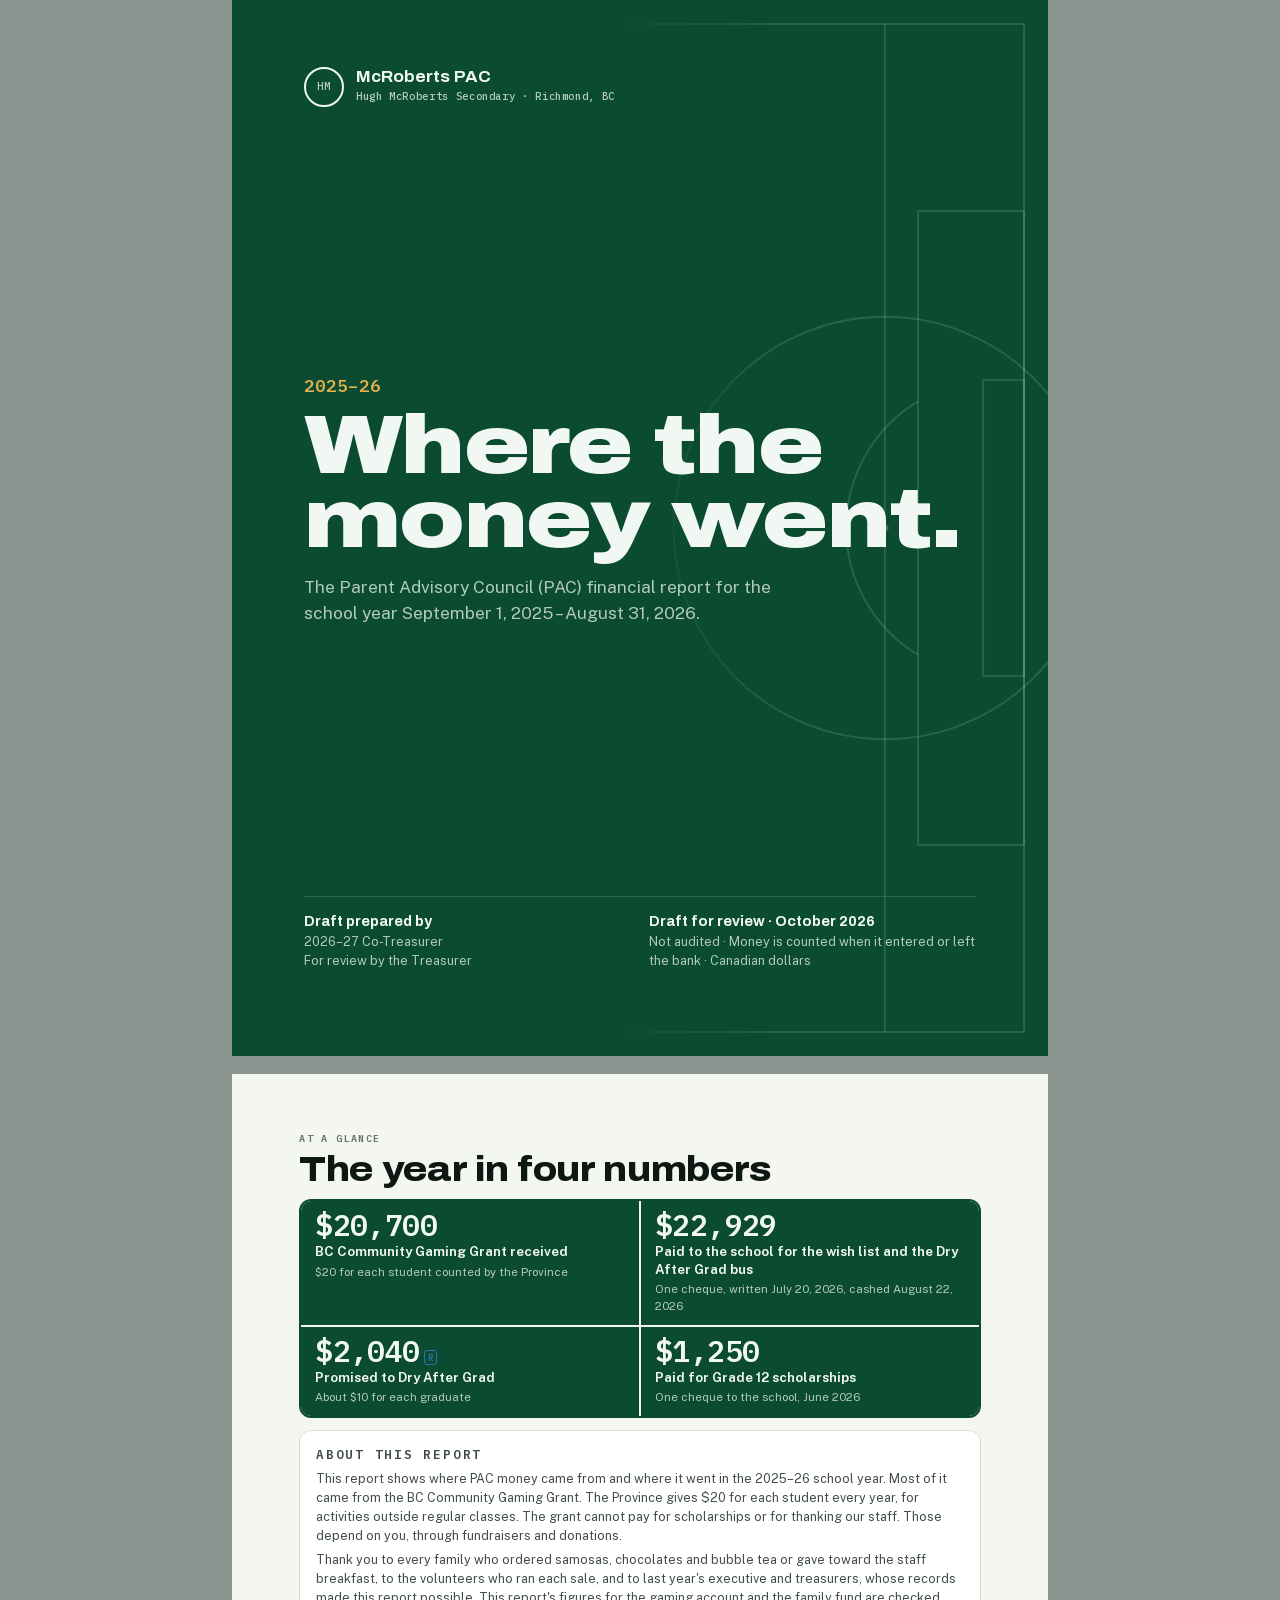
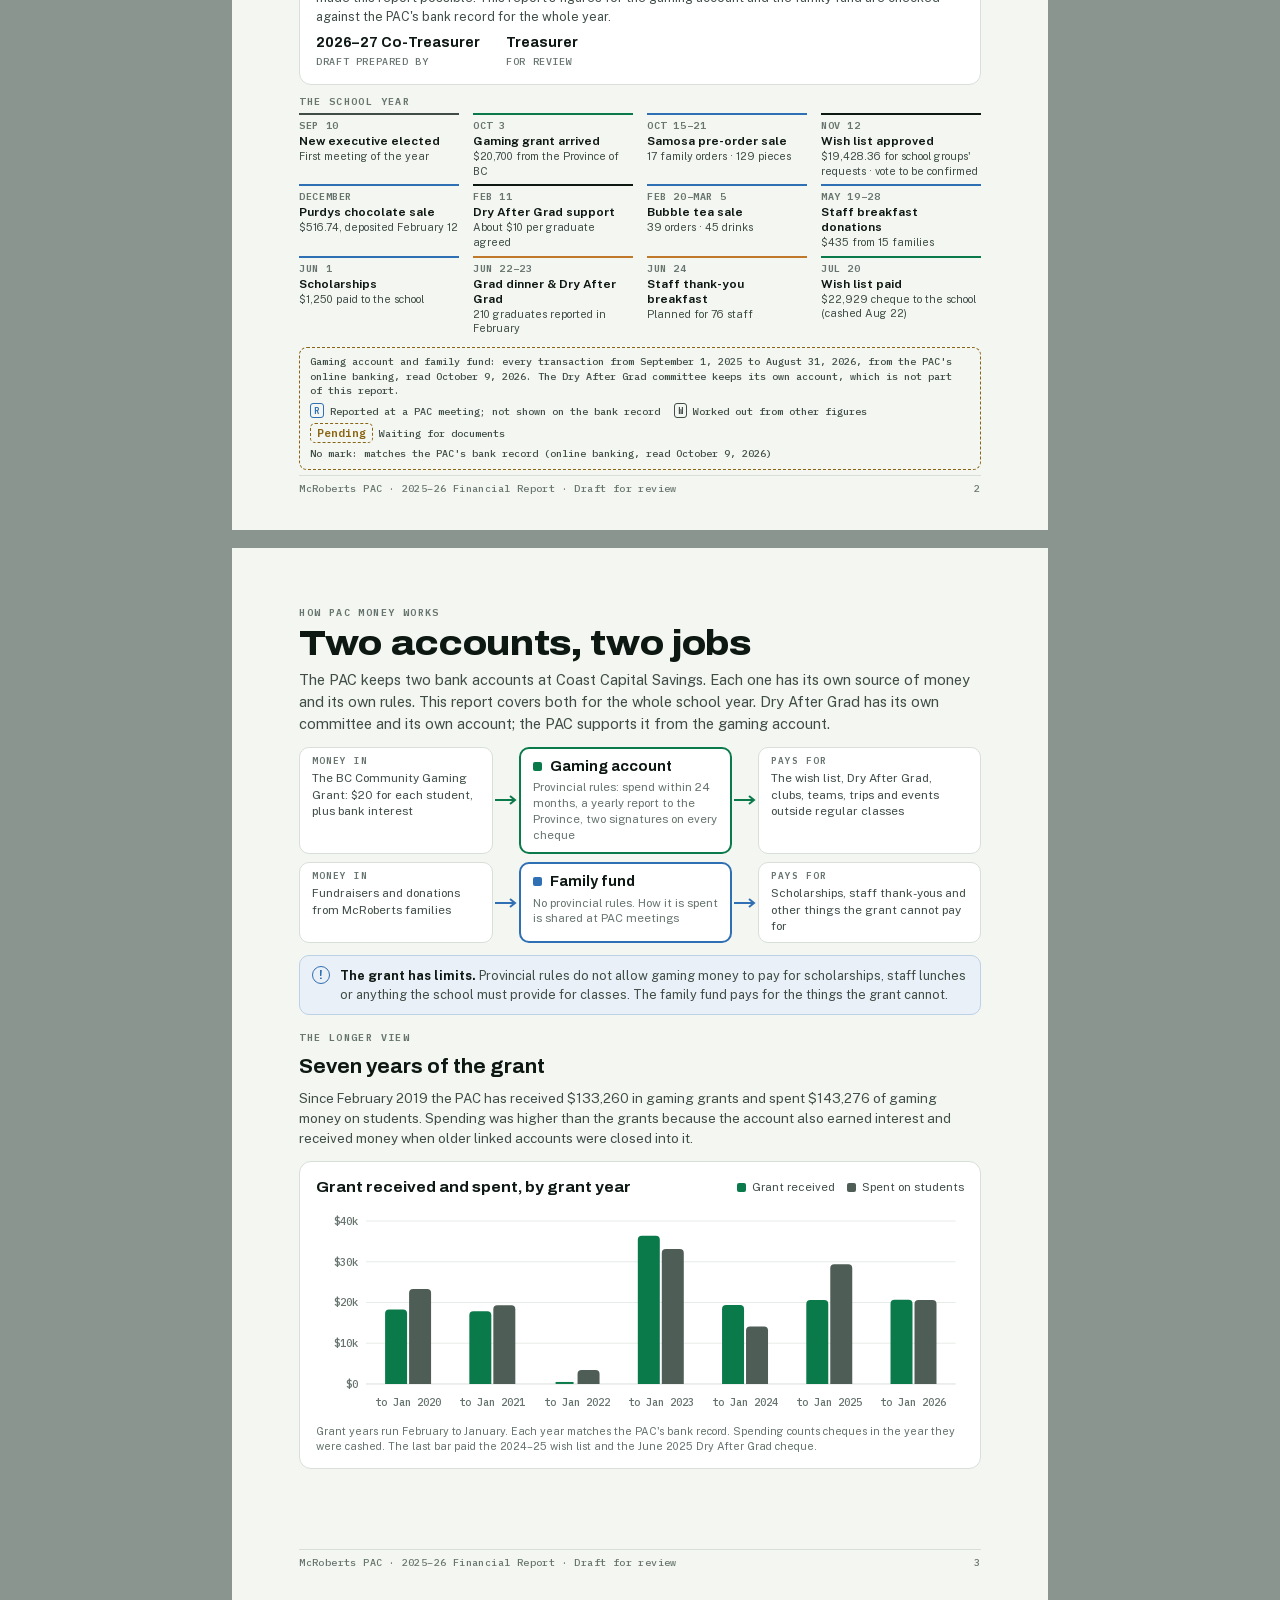
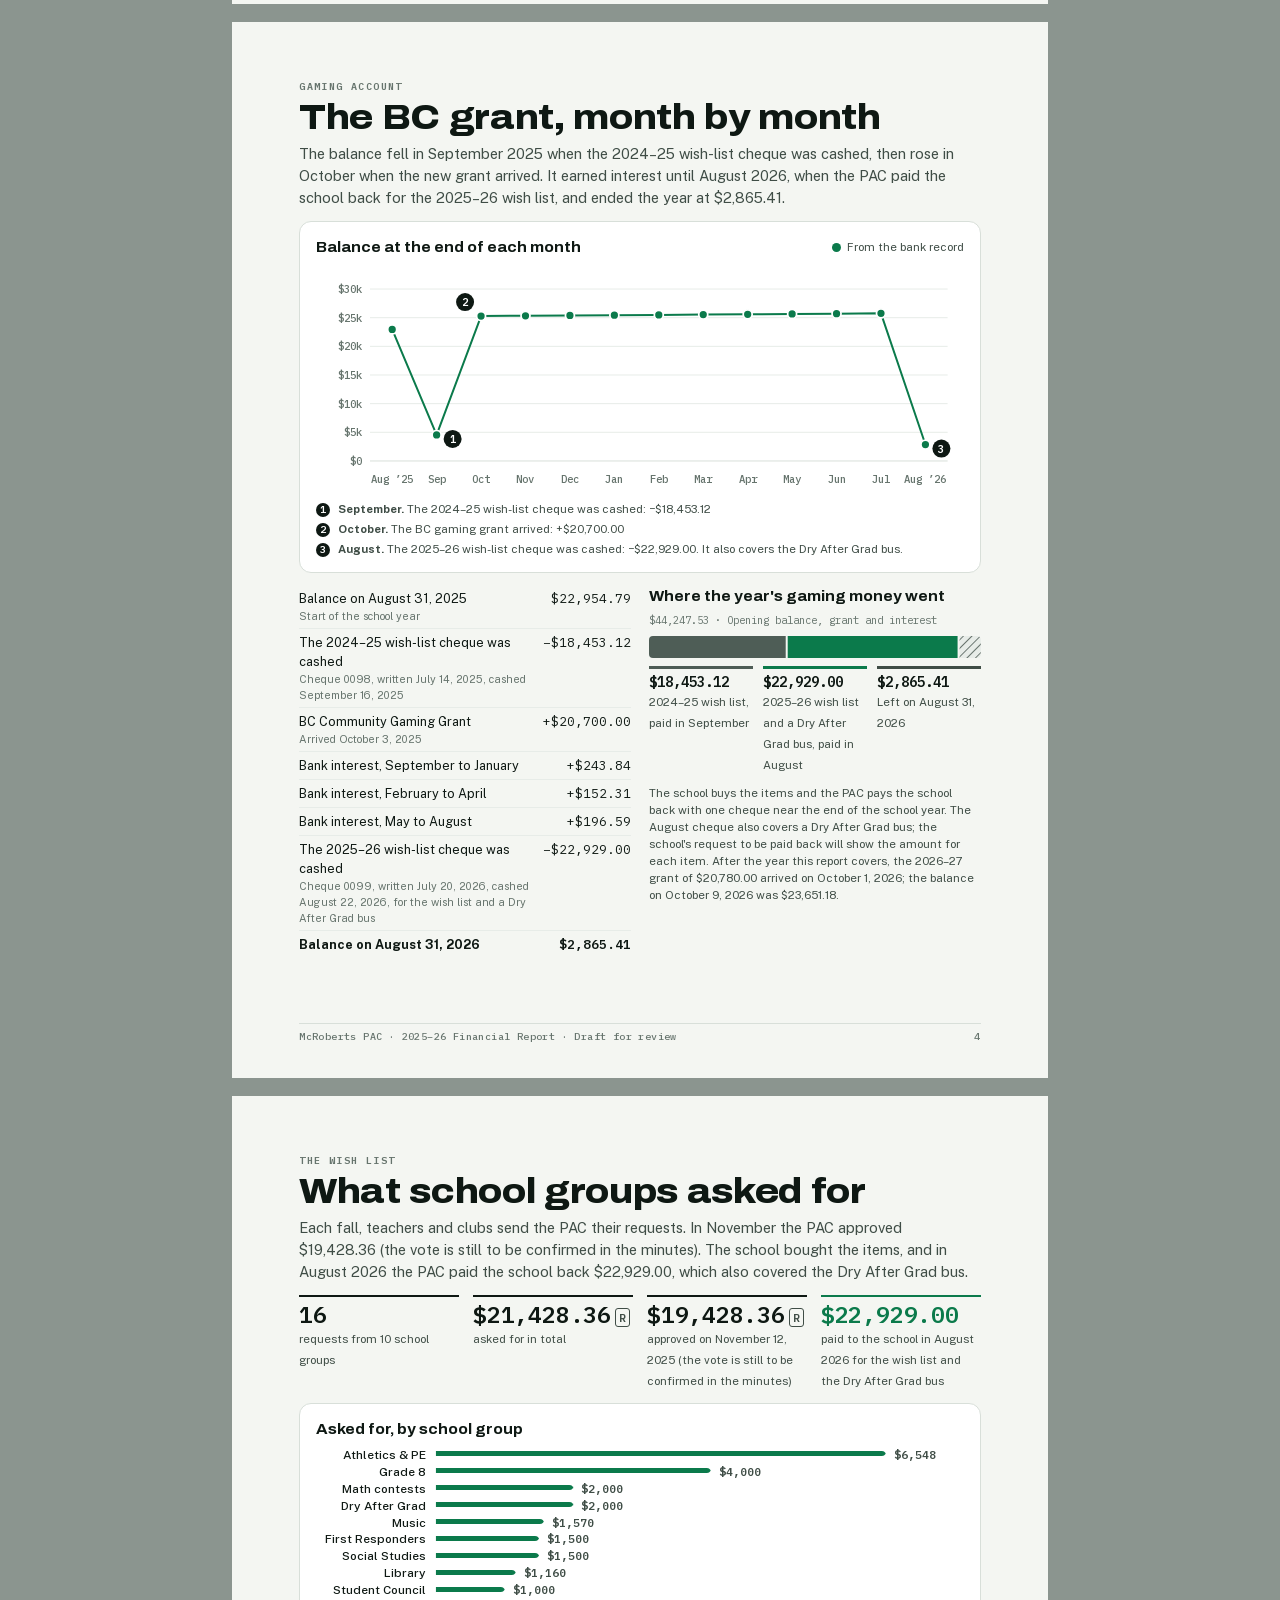
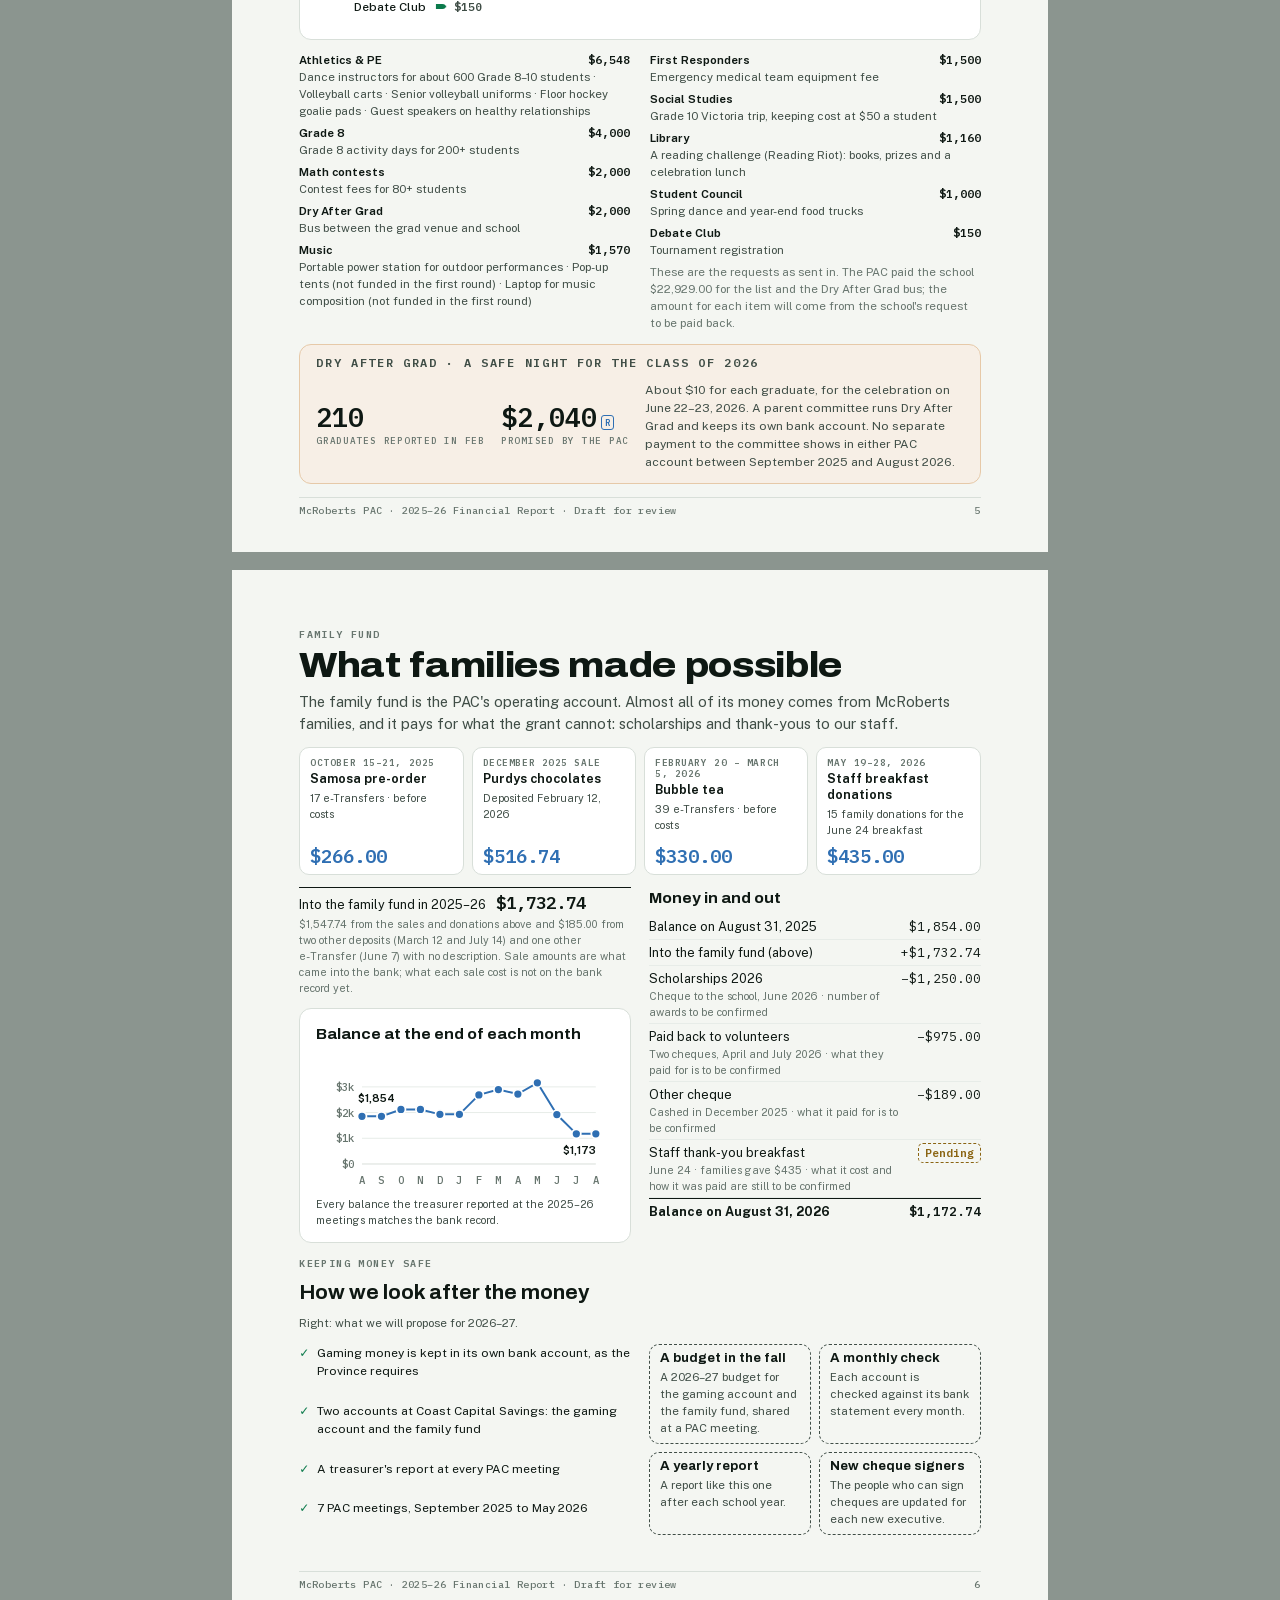
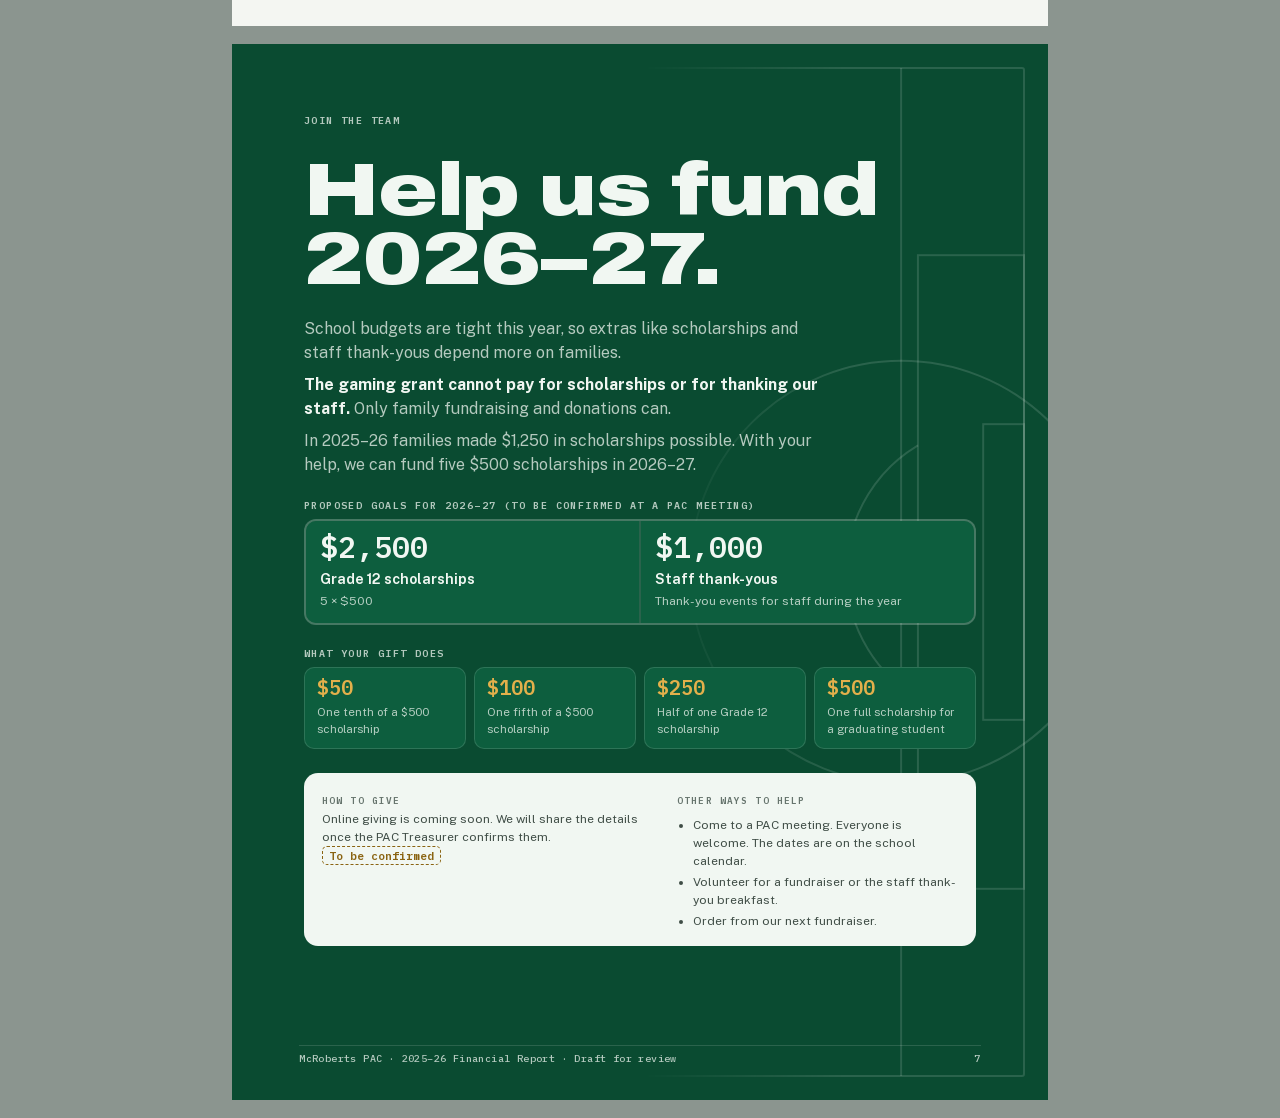
<file: print.html>
<!doctype html>
<html lang="en">
<head>
<meta charset="utf-8">
<title>McRoberts PAC 2025–26 Financial Report</title>
<meta name="robots" content="noindex, nofollow">
<link rel="stylesheet" href="fonts/fonts.css">
<style>
:root{
  --paper:#F4F6F2; --surface:#FFFFFF; --ink:#0E1813; --ink-2:#3F4D46; --muted:#66746D; --rule:#D8DFD9; --rule-2:#E7ECE8;
  --pitch:#0A4B31; --pitch-2:#0D5E3E; --chalk:#F1F7F2; --chalk-dim:rgba(241,247,242,.74); --chalk-line:rgba(241,247,242,.14);
  --gaming:#0B7A4B; --operating:#2F6FB3; --dag:#C0782A; --spent:#4E5D56; --gold:#E3B04B; --warn:#8A6412;
  --f-display:"Archivo","Arial Narrow",sans-serif; --f-body:"Public Sans",system-ui,sans-serif; --f-mono:"IBM Plex Mono",Menlo,monospace;
  color-scheme:light;
}
@page{size:letter;margin:0}
*{box-sizing:border-box;-webkit-print-color-adjust:exact;print-color-adjust:exact}
html,body{margin:0;background:#8B958F}
body{font:400 10.5pt/1.5 var(--f-body);color:var(--ink)}
h1,h2,h3{font-family:var(--f-display);margin:0;text-wrap:balance}
p{margin:0}
.page > *{flex-shrink:0}
.page{width:8.5in;height:11in;margin:0 auto 18px;background:var(--paper);position:relative;overflow:hidden;padding:.62in .7in .8in;display:flex;flex-direction:column;gap:18px;break-after:page;page-break-after:always}
.page.tight{gap:12px;padding-bottom:.74in}
@media print{html,body{background:none}.page{margin:0}.page:not(.dark){background:#fff}}
.cover .lines{-webkit-mask-image:linear-gradient(90deg,transparent 0 45%,#000 70%);mask-image:linear-gradient(90deg,transparent 0 45%,#000 70%)}
.appeal .lines{-webkit-mask-image:linear-gradient(90deg,transparent 0 50%,#000 75%);mask-image:linear-gradient(90deg,transparent 0 50%,#000 75%)}
.key{display:flex;flex-wrap:wrap;gap:4px 14px;margin-top:6px}
.page:last-child{break-after:auto;page-break-after:auto}
.foot{position:absolute;left:.7in;right:.7in;bottom:.38in;display:flex;justify-content:space-between;font:500 7.5pt/1 var(--f-mono);color:var(--muted);letter-spacing:.04em;border-top:1px solid var(--rule);padding-top:8px}
.dark .foot{color:var(--chalk-dim);border-color:var(--chalk-line)}
.eyebrow{font:600 7.5pt/1 var(--f-mono);letter-spacing:.14em;text-transform:uppercase;color:var(--muted)}
h2{font-size:26pt;font-weight:800;font-stretch:114%;line-height:1.02;letter-spacing:-.01em}
h3{font-size:11.5pt;font-weight:700;font-stretch:104%}
.lede{font-size:11pt;line-height:1.5;color:var(--ink-2);max-width:80ch}
.head{display:grid;gap:8px}
.num{font-family:var(--f-mono);font-variant-numeric:tabular-nums}
.panel{background:var(--surface);border:1px solid var(--rule);border-radius:12px;padding:14px 16px}
.mk{font:600 6.5pt/1 var(--f-mono);letter-spacing:.04em;color:var(--operating);border:1px solid currentColor;border-radius:3px;padding:1px 3px;margin-left:4px;vertical-align:1px;white-space:nowrap}
.mk.c{color:var(--ink-2)}
.dark .mk{color:var(--chalk-dim)}
.pend{display:inline-block;font:600 8.5pt/1.2 var(--f-mono);color:var(--warn);border:1.25px dashed currentColor;border-radius:5px;padding:2px 6px}

/* dark pages */
.dark{background:var(--pitch);color:var(--chalk)}
.dark .eyebrow{color:var(--chalk-dim)}
.lines{position:absolute;inset:0;z-index:0}
.lines svg{width:100%;height:100%}
.pitch-lines *{fill:none;stroke:var(--chalk-line);stroke-width:2}
.pitch-lines .spot{fill:var(--chalk-line)}
.dark > *:not(.lines):not(.foot){position:relative;z-index:1}

/* cover */
.cover{justify-content:space-between;padding:.7in .75in .9in}
.cover .crestrow{display:flex;align-items:center;gap:12px}
.crest{width:40px;height:40px;border-radius:50%;border:2px solid var(--chalk);display:grid;place-items:center;font:800 12pt/1 var(--f-display);font-stretch:118%}
.crestrow b{font:700 12pt/1.1 var(--f-display);font-stretch:108%;display:block}
.crestrow span{font:500 8pt/1.3 var(--f-mono);color:var(--chalk-dim);letter-spacing:.06em}
.cover h1{font-size:62pt;font-weight:900;font-stretch:122%;line-height:.9;letter-spacing:-.02em;margin:14px 0 18px}
.cover .yr{font:600 13pt/1 var(--f-mono);color:var(--gold);letter-spacing:.06em}
.cover .sub{font-size:13pt;line-height:1.5;color:var(--chalk-dim);max-width:44ch}
.cover .meta{display:grid;grid-template-columns:1fr 1fr;gap:18px;border-top:1px solid var(--chalk-line);padding-top:16px;font-size:9.5pt;color:var(--chalk-dim)}
.cover .meta b{display:block;color:var(--chalk);font:700 10.5pt/1.3 var(--f-display);font-stretch:104%}

/* glance */
.note p{font-size:9.4pt;line-height:1.5;color:var(--ink-2)}
.note p + p{margin-top:6px}
.note .sig{margin-top:8px;display:flex;gap:26px;font-size:9.5pt}
.note .sig b{display:block;font:700 10.5pt/1.2 var(--f-display);color:var(--ink)}
.note .sig span{font:500 7.5pt/1.3 var(--f-mono);letter-spacing:.06em;text-transform:uppercase;color:var(--muted)}
.board{display:grid;grid-template-columns:1fr 1fr;gap:2px;background:var(--chalk-line);border-radius:12px;overflow:hidden;border:2px solid var(--pitch)}
.board div{background:var(--pitch);color:var(--chalk);padding:10px 14px;display:grid;gap:3px;align-content:start}
.board .fig{font:600 22pt/1 var(--f-mono);letter-spacing:-.02em}
.board .lab{font:650 10pt/1.3 var(--f-body)}
.board .sub{font-size:8.5pt;color:var(--chalk-dim)}
.season{display:grid;grid-template-columns:repeat(4,1fr);gap:6px 14px}
.season div{border-top:2px solid var(--c,var(--ink-2));padding-top:6px}
.season .w{font:600 7.5pt/1 var(--f-mono);letter-spacing:.06em;text-transform:uppercase;color:var(--muted)}
.season b{display:block;font:650 9pt/1.25 var(--f-body);margin-top:3px}
.season span{font-size:8pt;line-height:1.35;display:block;color:var(--ink-2)}
.coverage{font:500 7.5pt/1.45 var(--f-mono);color:var(--ink-2);border:1.25px dashed var(--warn);border-radius:8px;padding:7px 10px}

/* accounts */
.acct{display:grid;grid-template-columns:1fr 26px 1.1fr 26px 1.15fr;align-items:stretch}
.acct > div{border:1px solid var(--rule);background:var(--surface);border-radius:10px;padding:8px 12px;font-size:8.75pt;color:var(--ink-2);line-height:1.4}
.acct .who{border:2px solid var(--c)}
.acct .who h3{display:flex;gap:8px;align-items:center;font-size:10.5pt;color:var(--ink)}
.acct .who h3::before{content:"";width:9px;height:9px;border-radius:2px;background:var(--c)}
.acct .who p{font-size:8.5pt;color:var(--muted);margin-top:4px}
.acct .arrow{border:0!important;background:none!important;padding:0!important;display:grid;place-items:center}
.acct .arrow svg{width:22px;height:10px}
.acct .arrow path{fill:none;stroke:var(--c);stroke-width:2}
.acct .lbl{display:block;font:600 7pt/1 var(--f-mono);letter-spacing:.1em;text-transform:uppercase;color:var(--muted);margin-bottom:5px}
.map{display:grid;gap:8px}
.gaming-c{--c:var(--gaming)} .operating-c{--c:var(--operating)}
.callout{display:flex;gap:10px;padding:10px 12px;border-radius:10px;background:#EAF0F7;border:1px solid #BCD0E6;font-size:9.5pt;color:var(--ink-2)}
.callout b{color:var(--ink)}
.callout .ic{flex:none;width:18px;height:18px;border-radius:50%;border:1.5px solid var(--operating);color:var(--operating);display:grid;place-items:center;font:700 9pt/1 var(--f-display)}

/* charts */
.viz{display:block;overflow:visible}
.viz .gridline{stroke:var(--rule-2);stroke-width:1} .viz .axis{stroke:var(--rule);stroke-width:1}
.viz .tick{fill:var(--muted);font:500 8pt var(--f-mono)} .viz .tick.muted{opacity:.55}
.viz .cat{fill:var(--ink);font:500 9pt var(--f-body)} .viz .val{fill:var(--ink-2);font:600 8.5pt var(--f-mono)}
.viz .note{fill:var(--ink-2);font:500 8pt var(--f-body)} .viz .note.strong{fill:var(--ink);font-weight:650}
.viz .line{fill:none;stroke-width:2;stroke-linejoin:round} .viz .line.gaming{stroke:var(--gaming)} .viz .line.operating{stroke:var(--operating)}
.viz .bridge{stroke:var(--gaming);stroke-width:1.75;stroke-dasharray:3 4}
.viz .dot{stroke-width:1.75} .viz .dot.solid{fill:var(--gaming);stroke:#fff} .viz .dot.ring{fill:#fff;stroke:var(--gaming)} .viz .dot.ring.operating{stroke:var(--operating)} .viz .dot.solid.operating{fill:var(--operating)}
.viz .pending-band{fill:none;stroke:var(--warn);stroke-width:1;stroke-dasharray:4 4;opacity:.8}
.viz .pending-label{fill:var(--warn);font:600 7.5pt var(--f-mono);letter-spacing:.06em;text-transform:uppercase}
.viz .hit{fill:transparent} .viz .track{fill:transparent}
.viz .bar.gaming{fill:var(--gaming)} .viz .bar.operating{fill:var(--operating)} .viz .bar.dag{fill:var(--dag)} .viz .bar.spent{fill:var(--spent)} .viz .bar.open{fill:url(#hatch)}
.viz .zero{stroke-width:2} .viz .zero.grant{stroke:var(--gaming)} .viz .zero.spent{stroke:var(--spent)}
.viz .badge{fill:var(--ink)} .viz .badge-t{fill:#fff;font:700 8pt var(--f-mono)}
.legend{display:flex;gap:12px;font-size:8.5pt;color:var(--ink-2)}
.legend span{display:inline-flex;gap:6px;align-items:center}
.legend i{width:9px;height:9px;border-radius:2px;background:var(--c)}
.legend i.ringi{border-radius:50%;background:none;border:1.75px solid var(--c)}
.legend i.solidi{border-radius:50%}
.chart-head{display:flex;justify-content:space-between;align-items:baseline;gap:10px;margin-bottom:6px}
.callouts{list-style:none;margin:6px 0 0;padding:0;display:grid;gap:3px;font-size:8.5pt;color:var(--ink-2)}
.callouts li{display:flex;gap:8px;align-items:baseline}
.callouts b{flex:none;width:14px;height:14px;border-radius:50%;background:var(--ink);color:#fff;font:700 7.5pt/14px var(--f-mono);text-align:center}

/* statement */
.stmt{width:100%;border-collapse:collapse;font-size:9.5pt}
.stmt td{padding:4px 0;border-bottom:1px solid var(--rule-2);vertical-align:top}
.stmt td:last-child{text-align:right;font-family:var(--f-mono);white-space:nowrap;padding-left:12px}
.stmt tr.sum td{border-top:1.5px solid var(--ink);border-bottom:0;font-weight:700}
.stmt .d{display:block;font-size:8pt;color:var(--muted)}
.commit-legend{display:grid;grid-template-columns:repeat(3,1fr);gap:10px;margin-top:8px}
.commit-legend div{border-top:3px solid var(--c);padding-top:5px}
.commit-legend b{display:block;font:600 10.5pt/1.2 var(--f-mono)}
.commit-legend span{font-size:8.5pt;color:var(--ink-2)}
.cols{display:grid;grid-template-columns:1fr 1fr;gap:18px}

/* wish */
.kpis{display:grid;grid-template-columns:repeat(4,1fr);gap:14px}
.kpi{border-top:2px solid var(--ink);padding-top:6px}
.kpi b{display:block;font:600 17pt/1.1 var(--f-mono);letter-spacing:-.01em}
.kpi span{font-size:8.5pt;color:var(--ink-2)}
.depts{columns:2;column-gap:20px;font-size:8.5pt;color:var(--ink-2)}
.depts div{break-inside:avoid;margin-bottom:5px}
.depts b{color:var(--ink);font-weight:650}
.depts .num{float:right;color:var(--ink);font-weight:600}
.dag{display:grid;grid-template-columns:auto auto 1fr;gap:16px;align-items:center;padding:12px 16px;border-radius:12px;background:#F7EFE6;border:1px solid #E6C9A8}
.dag .eq{font:600 20pt/1 var(--f-mono)}
.dag .eq small{display:block;font:500 7pt/1.3 var(--f-mono);letter-spacing:.08em;text-transform:uppercase;color:var(--muted);margin-top:4px}
.dag .op{font:400 16pt/1 var(--f-mono);color:var(--muted)}
.dag p{font-size:9pt;color:var(--ink-2)}

/* family */
.cards{display:grid;grid-template-columns:repeat(4,1fr);gap:8px}
.fr{background:var(--surface);border:1px solid var(--rule);border-radius:10px;padding:9px 10px;display:flex;flex-direction:column;gap:3px}
.fr .w{font:600 7pt/1.2 var(--f-mono);letter-spacing:.06em;text-transform:uppercase;color:var(--muted)}
.fr b{font:650 9.5pt/1.25 var(--f-body)}
.fr .v{font-size:8pt;color:var(--ink-2)}
.fr .a{font:600 14pt/1 var(--f-mono);color:var(--operating);margin-top:auto;padding-top:6px}
.total{display:flex;flex-wrap:wrap;gap:2px 10px;align-items:baseline;border-top:1.5px solid var(--ink);padding-top:6px;font-size:9.5pt}
.total > span:last-child{flex-basis:100%}
.total b{font:600 13pt/1 var(--f-mono)}
.spend div{display:flex;justify-content:space-between;gap:10px;padding:3px 0;border-bottom:1px solid var(--rule-2);font-size:9.5pt}
.spend .num{white-space:nowrap}
.spend small{display:block;color:var(--muted);font-size:8pt}
.spend div.sum{border-top:1.5px solid var(--ink);border-bottom:0;font-weight:700}
.ctrl{list-style:none;margin:0;padding:0;font-size:9pt;display:grid;gap:4px}
.ctrl li{display:flex;gap:8px}
.ctrl li::before{content:"✓";color:var(--gaming);font-weight:700}
.nexty{display:grid;grid-template-columns:1fr 1fr;gap:8px}
.nexty div{border:1px dashed var(--ink-2);border-radius:10px;padding:6px 10px;font-size:8.5pt;color:var(--ink-2)}
.nexty b{display:block;color:var(--ink);font:700 9.5pt/1.25 var(--f-display);font-stretch:104%;margin-bottom:2px}

/* appeal */
.appeal{padding:.75in .75in 1in;gap:24px}
.appeal h2{font-size:56pt;font-weight:900;font-stretch:122%;line-height:.92;margin-top:6px;max-width:11ch}
.appeal .why{display:grid;gap:8px;max-width:58ch}
.appeal .why p{font-size:12pt;color:var(--chalk-dim)}
.appeal .why strong{color:var(--chalk)}
.goals{display:grid;grid-template-columns:1fr 1fr;gap:2px;background:var(--chalk-line);border-radius:12px;overflow:hidden;border:2px solid var(--chalk-line)}
.goals div{background:var(--pitch-2);padding:12px 14px}
.goals b{display:block;font:600 22pt/1 var(--f-mono)}
.goals span{font-size:9pt;color:var(--chalk-dim)}
.goals strong{color:var(--chalk);font-weight:650;display:block;margin-top:6px}
.impact{display:grid;grid-template-columns:repeat(4,1fr);gap:8px}
.impact div{border:1px solid var(--chalk-line);border-radius:10px;padding:10px 12px;background:var(--pitch-2)}
.impact b{display:block;font:600 15pt/1 var(--f-mono);color:var(--gold)}
.impact span{font-size:8.5pt;color:var(--chalk-dim);display:block;margin-top:6px}
.howbox{background:var(--chalk);color:var(--ink);border-radius:14px;padding:16px 18px;display:grid;grid-template-columns:1.2fr 1fr;gap:18px}
.howbox .lbl{font:600 7pt/1 var(--f-mono);letter-spacing:.12em;text-transform:uppercase;color:var(--muted)}
.howbox code{display:inline-block;margin:8px 0 6px;font:600 13pt/1 var(--f-mono);background:#fff;border:1px solid var(--rule);border-radius:8px;padding:8px 10px}
.howbox p{font-size:9pt;color:var(--ink-2)}
.howbox ul{margin:6px 0 0;padding-left:16px;font-size:9pt;color:var(--ink-2);display:grid;gap:3px}
</style>
</head>
<body>
<svg width="0" height="0" style="position:absolute" aria-hidden="true"><defs><pattern id="hatch" width="6" height="6" patternUnits="userSpaceOnUse" patternTransform="rotate(45)"><rect width="6" height="6" fill="#E7ECE8"/><line x1="0" y1="0" x2="0" y2="6" stroke="#3F4D46" stroke-width="1.5"/></pattern></defs></svg>

<!-- 1 cover -->
<section class="page dark cover">
  <div class="lines" id="l1"></div>
  <div class="crestrow"><span class="crest">HM</span><div><b>McRoberts PAC</b><span>Hugh McRoberts Secondary · Richmond, BC</span></div></div>
  <div>
    <p class="yr">2025–26</p>
    <h1>Where the money went.</h1>
    <p class="sub" id="coverSub"></p>
  </div>
  <div class="meta">
    <div id="coverWho"></div>
    <div id="coverEdition"></div>
  </div>
</section>

<!-- 2 glance -->
<section class="page tight">
  <div class="head"><p class="eyebrow">At a glance</p><h2>The year in four numbers</h2></div>
  <div class="board" id="board"></div>
  <div class="note panel">
    <p class="eyebrow" style="margin-bottom:6px">About this report</p>
    <p>This report shows where PAC money came from and where it went in the 2025–26 school year. Most of it came from the BC Community Gaming Grant. The Province gives <span data-fmt="rate"></span> for each student every year, for activities outside regular classes. The grant cannot pay for scholarships or for thanking our staff. Those depend on you, through fundraisers and donations.</p>
    <p>Thank you to every family who ordered samosas, chocolates and bubble tea or gave toward the staff breakfast, to the volunteers who ran each sale, and to last year's executive and treasurers, whose records made this report possible. This report's figures for the gaming account and the family fund are checked against the PAC's bank record for the whole year.</p>
    <div class="sig" id="sig"></div>
  </div>
  <div><p class="eyebrow" style="margin-bottom:6px">The school year</p><div class="season" id="season"></div></div>
  <p class="coverage" id="coverage"></p>
  <div class="foot"><span>McRoberts PAC · 2025–26 Financial Report · Draft</span><span>2</span></div>
</section>

<!-- 3 how it works + history -->
<section class="page tight">
  <div class="head"><p class="eyebrow">How PAC money works</p><h2>Two accounts, two jobs</h2><p class="lede">The PAC keeps two bank accounts at Coast Capital Savings. Each one has its own source of money and its own rules. This report covers both for the whole school year. Dry After Grad has its own committee and its own account; the PAC supports it from the gaming account.</p></div>
  <div class="map" id="map"></div>
  <div class="callout"><span class="ic">!</span><p><b>The grant has limits.</b> Provincial rules do not allow gaming money to pay for scholarships, staff lunches or anything the school must provide for classes. The family fund pays for the things the grant cannot.</p></div>
  <div class="head" style="margin-top:6px"><p class="eyebrow">The longer view</p><h3 style="font-size:15pt">Seven years of the grant</h3><p class="lede" id="histLede" style="font-size:10pt;max-width:80ch"></p></div>
  <div class="panel">
    <div class="chart-head"><h3>Grant received and spent, by grant year</h3><div class="legend"><span><i style="--c:var(--gaming)"></i>Grant received</span><span><i style="--c:var(--spent)"></i>Spent on students</span></div></div>
    <div id="histChart"></div>
    <p style="margin-top:4px;font-size:8pt;line-height:1.4;color:var(--muted)" id="histNote"></p>
  </div>
  <div class="foot"><span>McRoberts PAC · 2025–26 Financial Report · Draft</span><span>3</span></div>
</section>

<!-- 4 gaming -->
<section class="page tight">
  <div class="head"><p class="eyebrow">Gaming account</p><h2>The BC grant, month by month</h2><p class="lede">The balance fell in September 2025 when the 2024–25 wish-list cheque was cashed, then rose in October when the new grant arrived. It earned interest until August 2026, when the PAC paid the school back for the 2025–26 wish list, and ended the year at <span data-fmt="gamingClosing"></span>.</p></div>
  <div class="panel">
    <div class="chart-head"><h3>Balance at the end of each month</h3><div class="legend"><span><i class="solidi" style="--c:var(--gaming);background:var(--gaming)"></i>From the bank record</span></div></div>
    <div id="gamingChart"></div>
    <ol class="callouts"><li><b>1</b><span><strong>September.</strong> The 2024–25 wish-list cheque was cashed: −<span data-fmt="chequeAmt"></span></span></li><li><b>2</b><span><strong>October.</strong> The BC gaming grant arrived: +<span data-fmt="grant2"></span></span></li><li><b>3</b><span><strong>August.</strong> The 2025–26 wish-list cheque was cashed: −<span data-fmt="wishChequeAmt"></span>. It also covers the Dry After Grad bus.</span></li></ol>
  </div>
  <div class="cols">
    <table class="stmt" id="stmt"></table>
    <div>
      <h3 style="margin-bottom:4px">Where the year's gaming money went</h3>
      <p class="num" style="font-size:8pt;color:var(--muted);margin-bottom:8px" id="asof"></p>
      <div id="commitBar"></div>
      <div class="commit-legend" id="commitLegend"></div>
      <p style="font-size:8.5pt;color:var(--ink-2);margin-top:10px" id="commitNote"></p>
    </div>
  </div>
  <div class="foot"><span>McRoberts PAC · 2025–26 Financial Report · Draft</span><span>4</span></div>
</section>

<!-- 5 wish list + dag -->
<section class="page tight">
  <div class="head"><p class="eyebrow">The wish list</p><h2>What school groups asked for</h2><p class="lede">Each fall, teachers and clubs send the PAC their requests. In November the PAC approved <span data-fmt="approved2"></span> (the vote is still to be confirmed in the minutes). The school bought the items, and in August 2026 the PAC paid the school back <span data-fmt="wishChequeAmt"></span>, which also covered the Dry After Grad bus.</p></div>
  <div class="kpis" id="kpis"></div>
  <div class="panel"><div class="chart-head"><h3>Asked for, by school group</h3></div><div id="wishChart"></div></div>
  <div class="depts" id="depts"></div>
  <div class="dag" id="dag"></div>
  <div class="foot"><span>McRoberts PAC · 2025–26 Financial Report · Draft</span><span>5</span></div>
</section>

<!-- 6 family fund + stewardship -->
<section class="page tight">
  <div class="head"><p class="eyebrow">Family fund</p><h2>What families made possible</h2><p class="lede">The family fund is the PAC's operating account. Almost all of its money comes from McRoberts families, and it pays for what the grant cannot: scholarships and thank-yous to our staff.</p></div>
  <div class="cards" id="cards"></div>
  <div class="cols">
    <div style="display:grid;gap:12px;align-content:start"><div class="total" id="total"></div><div class="panel"><div class="chart-head"><h3>Balance at the end of each month</h3></div><div id="opChart"></div><p style="font-size:8pt;color:var(--ink-2);margin-top:4px" id="opHint"></p></div></div>
    <div><h3 style="margin-bottom:4px">Money in and out</h3><div class="spend" id="spend"></div></div>
  </div>
  <div class="head" style="margin-top:4px"><p class="eyebrow">Keeping money safe</p><h3 style="font-size:15pt">How we look after the money</h3><p style="font-size:8.5pt;color:var(--ink-2)">Right: what we will propose for 2026–27.</p></div>
  <div class="cols">
    <ul class="ctrl" id="ctrl"></ul>
    <div class="nexty" id="nexty"></div>
  </div>
  <div class="foot"><span>McRoberts PAC · 2025–26 Financial Report · Draft</span><span>6</span></div>
</section>

<!-- 7 appeal -->
<section class="page dark appeal">
  <div class="lines" id="l7"></div>
  <p class="eyebrow">Join the team</p>
  <h2>Help us fund 2026–27.</h2>
  <div class="why" id="why"></div>
  <div><p class="eyebrow" style="margin-bottom:8px" id="goalsLabel"></p><div class="goals" id="goals"></div></div>
  <div><p class="eyebrow" style="margin-bottom:8px">What your gift does</p><div class="impact" id="impact"></div></div>
  <div class="howbox">
    <div><span class="lbl">How to give</span><br><code id="etr"></code><p id="how"></p></div>
    <div><span class="lbl">Other ways to help</span><ul id="other"></ul></div>
  </div>
  <div class="foot"><span>McRoberts PAC · 2025–26 Financial Report · Draft</span><span>7</span></div>
</section>

<script src="data.js"></script>
<script src="charts.js"></script>
<script>
(function(){
  const R = window.REPORT, V = window.PACViz, $ = id => document.getElementById(id), money = V.money;
  const pend = () => '<span class="pend">Pending</span>';
  const mk = s => { const m = V.statusMeta(s).mark; return m ? `<span class="mk${s === 'reported' ? '' : ' c'}">${m}</span>` : ''; };
  V.fillCopy(document);
  V.pitchLines($('l1'), { w: 816, h: 1056, rightOnly: true, cx: 0.8 });
  V.pitchLines($('l7'), { w: 816, h: 1056, rightOnly: true, cx: 0.82 });

  $('board').innerHTML = R.headline.map(h => `<div><span class="fig">${money(h.value,0)}${mk(h.status)}</span><span class="lab">${h.label}</span><span class="sub">${h.note}</span></div>`).join('');
  // A person is named only after they agree; until then the role stands in (see the note at the top of data.js).
  const P0 = R.meta.preparedBy, Rv = R.meta.reviewer;
  const who = p => p.name ? `${p.name}, ${p.role}` : `the ${p.role}`;
  const sign = (p, label) => p.name ? `<div><b>${p.name}</b><span>${label} · ${p.role}</span></div>` : `<div><b>${p.role}</b><span>${label}</span></div>`;
  $('coverSub').textContent = `The Parent Advisory Council (PAC) financial report for the ${R.meta.period.replace('School year', 'school year')}.`;
  $('coverWho').innerHTML = `<b>Draft prepared by</b>${P0.name ? who(P0) : P0.role}<br>For review by ${who(Rv)}`;
  $('coverEdition').innerHTML = `<b>${R.meta.edition}</b>${R.meta.basis}`;
  $('sig').innerHTML = sign(P0, 'Draft prepared by') + sign(Rv, 'For review');
  const kc = { money:'var(--gaming)', fundraiser:'var(--operating)', decision:'var(--ink)', event:'var(--dag)', meeting:'var(--ink-2)' };
  $('season').innerHTML = R.timeline.map(t => `<div style="--c:${kc[t.kind]}"><span class="w">${t.when}</span><b>${t.label}</b><span>${t.detail}</span></div>`).join('');
  const keyItem = s => s.key === 'pending' ? `<span><span class="pend">${s.label}</span> ${s.description}</span>` : s.mark ? `<span>${mk(s.key).replace('class="', 'style="margin-left:0" class="')} ${s.description}</span>` : `<span>No mark: ${s.description.charAt(0).toLowerCase() + s.description.slice(1)}</span>`;
  const order = ['reported', 'derived', 'pending', 'confirmed'].map(k => V.statusMeta(k));
  $('coverage').innerHTML = `${R.meta.coverage.long}<span class="key">${order.map(keyItem).join('')}</span>`;

  const A = R.accounts;
  const arrow = `<div class="arrow"><svg viewBox="0 0 22 10"><path d="M0 5 H19 M15 1 L20 5 L15 9"/></svg></div>`;
  $('map').innerHTML = [['gaming','gaming-c'],['operating','operating-c']].map(([k,c]) => { const a = A[k]; return `<div class="acct ${c}"><div><span class="lbl">Money in</span>${a.funds}</div>${arrow}<div class="who"><h3>${a.name}</h3><p>${a.rules}</p></div>${arrow}<div><span class="lbl">Pays for</span>${a.pays}</div></div>`; }).join('');

  const H = R.history;
  $('histLede').textContent = `Since February 2019 the PAC has received ${money(H.totals.grant,0)} in gaming grants and spent ${money(H.totals.spent,0)} of gaming money on students. ${H.whyMore}`;
  const lastYear = H.years[H.years.length - 1];
  $('histNote').textContent = `${H.note} The last bar ${lastYear.note.charAt(0).toLowerCase() + lastYear.note.slice(1)}.`;
  V.pairBars($('histChart'), { rows: H.years, height: 215, interactive: false });

  const G = A.gaming;
  V.balanceLine($('gamingChart'), { data: G.monthly, height: 230, interactive: false });
  $('stmt').innerHTML = `
    <tr><td>Balance on August 31, 2025<span class="d">Start of the school year</span></td><td>${money(G.opening.value,2)}</td></tr>
    <tr><td>The 2024–25 wish-list cheque was cashed<span class="d">Cheque ${G.carriedCheque.number}, written ${G.carriedCheque.writtenLabel}, cashed ${G.carriedCheque.clearedLabel}</span></td><td>${money(-G.carriedCheque.value,2)}${mk(G.carriedCheque.status)}</td></tr>
    <tr><td>BC Community Gaming Grant<span class="d">Arrived ${G.grant.dateLabel}</span></td><td>+${money(G.grant.value,2)}${mk(G.grant.status)}</td></tr>
    ${[G.interestSepJan, G.interestFebApr, G.interestMayAug].map(r => `<tr><td>Bank interest, ${r.label}</td><td>+${money(r.value,2)}${mk(r.status)}</td></tr>`).join('')}
    <tr><td>The 2025–26 wish-list cheque was cashed<span class="d">Cheque ${G.wishCheque.number}, written ${G.wishCheque.writtenLabel}, cashed ${G.wishCheque.clearedLabel}, for the wish list and a Dry After Grad bus</span></td><td>${money(-G.wishCheque.value,2)}${mk(G.wishCheque.status)}</td></tr>
    <tr class="sum"><td>Balance on August 31, 2026</td><td>${money(G.closing.value,2)}${mk(G.closing.status)}</td></tr>`;
  $('asof').textContent = `${money(G.commitments.balance,2)} · ${G.commitments.asOf}`;
  const cparts = G.commitments.parts.map((p,i) => ({...p, cls: ['spent','gaming','open'][i]}));
  V.stackBar($('commitBar'), { parts: cparts, height: 22 });
  $('commitLegend').innerHTML = cparts.map(p => `<div style="--c:${p.cls==='open'?'var(--ink-2)':`var(--${p.cls})`}"><b>${money(p.value,2)}${mk(p.status)}</b><span>${p.label}</span></div>`).join('');
  $('commitNote').textContent = `${G.commitments.note} ${G.commitments.cashed}`;

  const W = R.wishlist;
  $('kpis').innerHTML = `<div class="kpi"><b>${W.requests}</b><span>requests from ${W.groups} school groups</span></div><div class="kpi"><b>${money(W.requested.value,2)}${mk(W.requested.status)}</b><span>asked for in total</span></div><div class="kpi"><b>${money(W.approved.value,2)}${mk(W.approved.status)}</b><span>approved on November 12, 2025 (the vote is still to be confirmed in the minutes)</span></div><div class="kpi" style="border-color:var(--gaming)"><b style="color:var(--gaming)">${money(G.wishCheque.value,2)}${mk(G.wishCheque.status)}</b><span>paid to the school in August 2026 for the wish list and the Dry After Grad bus</span></div>`;
  V.barsH($('wishChart'), { rows: W.departments.map(d => ({ label: d.name, v: d.requested })), rowH: 17, labelW: 120, interactive: false });
  $('depts').innerHTML = W.departments.map(d => `<div><b>${d.name}</b><span class="num">${money(d.requested,0)}</span><br>${d.items.join(' · ')}</div>`).join('') + `<div style="color:var(--muted)">${W.note}</div>`;
  const D = R.dag;
  $('dag').innerHTML = `<p class="eyebrow" style="grid-column:1/-1;margin-bottom:-4px">Dry After Grad · a safe night for the Class of 2026</p><div class="eq">${D.grads}<small>Graduates reported in Feb</small></div><div class="eq">${money(D.committed.value,0)}${mk(D.committed.status)}<small>Promised by the PAC</small></div><p>About ${money(R.rates.dagPerGrad,0)} for each graduate, for the celebration on ${D.eventDate}. ${D.note}</p>`;

  const O = A.operating;
  $('cards').innerHTML = O.raised.map(f => `<div class="fr"><span class="w">${f.when}</span><b>${f.name}</b><span class="v">${f.volume}</span><span class="a">${money(f.value,2)}${mk(f.status)}</span></div>`).join('');
  $('total').innerHTML = `<span>Into the family fund ${O.raisedThrough}</span><b>${money(O.moneyIn.value,2)}${mk(O.moneyIn.status)}</b><span style="font-size:8pt;color:var(--muted)">${money(O.raised.reduce((a,b)=>a+b.value,0),2)} from the sales and donations above and ${money(O.otherIn.value,2)} ${O.otherIn.label}. ${O.salesNote}</span>`;
  $('opHint').textContent = O.snapshotNote;
  V.snapshotLine($('opChart'), { data: O.snapshots, height: 140, interactive: false });
  // A small statement, so the family fund adds up on the page: opening + money in − money out = closing.
  $('spend').innerHTML = `<div><span>Balance on August 31, 2025</span><span class="num">${money(O.opening.value,2)}${mk(O.opening.status)}</span></div>` +
    `<div><span>Into the family fund (above)</span><span class="num">+${money(O.moneyIn.value,2)}${mk(O.moneyIn.status)}</span></div>` +
    O.spent.map(s => `<div><span>${s.name}<small>${s.detail}</small></span><span class="num">${s.value==null?pend():money(-s.value,2)+mk(s.status)}</span></div>`).join('') +
    `<div class="sum"><span>Balance on August 31, 2026</span><span class="num">${money(O.closing.value,2)}${mk(O.closing.status)}</span></div>`;
  $('ctrl').innerHTML = R.stewardship.controls.map(c => `<li>${c}</li>`).join('') + `<li>${R.stewardship.meetings.length} PAC meetings, September 2025 to May 2026</li>`;
  $('nexty').innerHTML = R.stewardship.nextYear.map(n => `<div><b>${n.title}</b>${n.body}</div>`).join('');

  const P = R.appeal;
  $('why').innerHTML = P.why.map(w => `<p>${w.lead ? `<strong>${w.lead}</strong> ` : ''}${w.text}</p>`).join('');
  $('goalsLabel').textContent = P.goalsLabel;
  $('goals').innerHTML = P.goals.map(g => `<div><b>${money(g.target,0)}</b><strong>${g.label}</strong><span>${g.detail}</span></div>`).join('');
  $('impact').innerHTML = P.impact.map(p => `<div><b>${money(p.amount,0)}</b><span>${p.text}</span></div>`).join('');
  if (P.howToGive.status === 'pending') {
    // The address stays out of the printed report until the Treasurer confirms it takes donations.
    $('etr').remove();
    $('how').innerHTML = `Online giving is coming soon. We will share the details once the PAC Treasurer confirms them. <span class="pend">To be confirmed</span>`;
  } else {
    $('etr').textContent = P.howToGive.to;
    $('how').innerHTML = `Send an ${P.howToGive.method} to this address. In the message, write "${P.howToGive.message}". Every dollar goes to the family fund.`;
  }
  $('other').innerHTML = P.otherWays.map(o => `<li>${o}</li>`).join('');
  document.querySelectorAll('.foot span:first-child').forEach(n => n.textContent = 'McRoberts PAC · 2025–26 Financial Report · Draft for review');
  document.documentElement.dataset.ready = '1';
})();
</script>
</body>
</html>
</file>
<file: fonts/fonts.css>
/* Self-hosted fonts (latin subset), SIL Open Font License 1.1: see OFL-*.txt in this folder. */
@font-face { font-family: "Archivo"; font-style: normal; font-weight: 400 900; font-stretch: 62% 125%; font-display: swap; src: url("archivo.woff2") format("woff2"); }
@font-face { font-family: "IBM Plex Mono"; font-style: normal; font-weight: 400; font-display: swap; src: url("ibm-plex-mono-400.woff2") format("woff2"); }
@font-face { font-family: "IBM Plex Mono"; font-style: normal; font-weight: 500; font-display: swap; src: url("ibm-plex-mono-500.woff2") format("woff2"); }
@font-face { font-family: "IBM Plex Mono"; font-style: normal; font-weight: 600; font-display: swap; src: url("ibm-plex-mono-600.woff2") format("woff2"); }
@font-face { font-family: "Public Sans"; font-style: normal; font-weight: 300 800; font-display: swap; src: url("public-sans.woff2") format("woff2"); }
@font-face { font-family: "Public Sans"; font-style: italic; font-weight: 400; font-display: swap; src: url("public-sans-italic.woff2") format("woff2"); }
</file>
